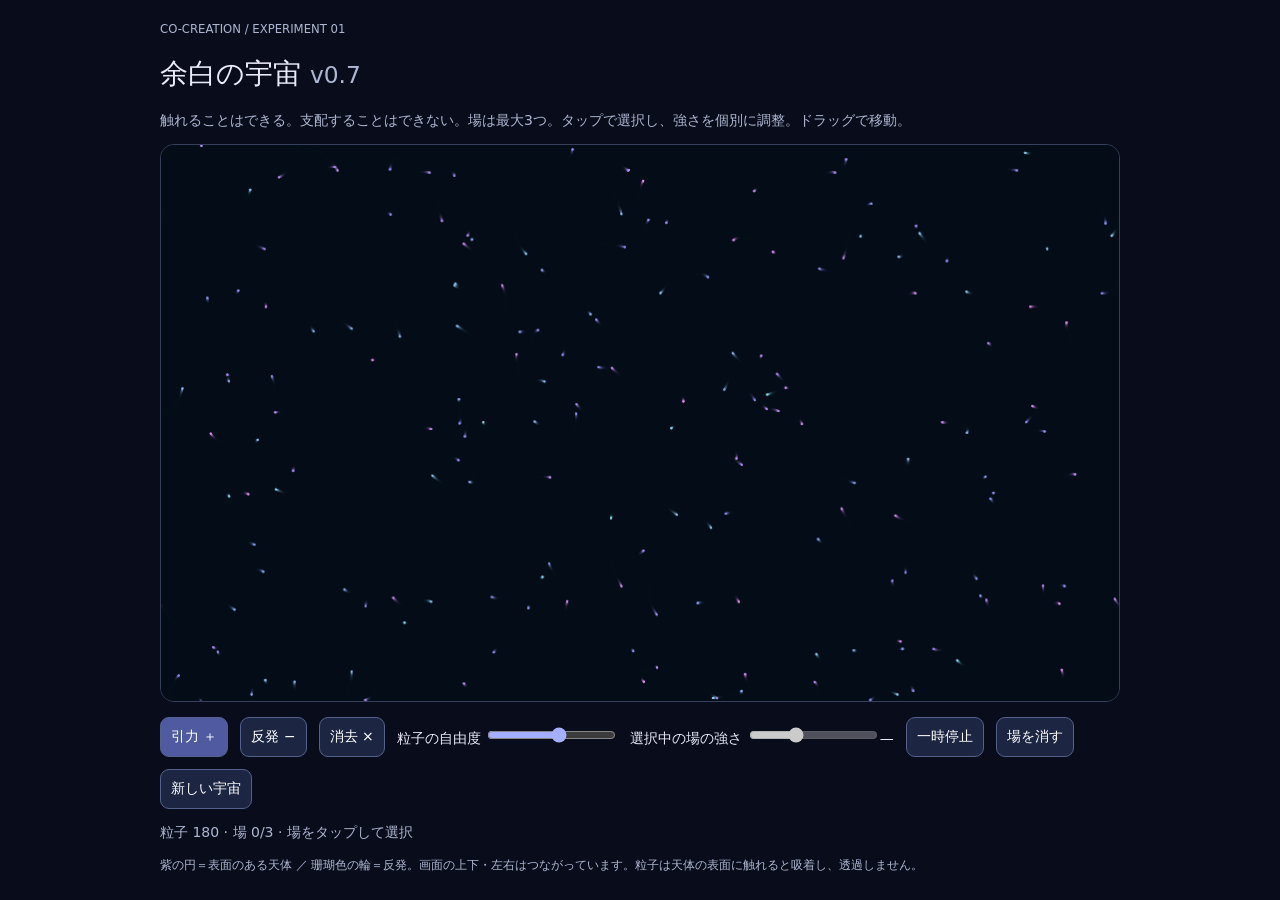
<file: index.html>
<!doctype html><html lang="ja"><meta charset="utf-8"><meta name="viewport" content="width=device-width,initial-scale=1"><title>余白の宇宙 v0.7</title><style>*{box-sizing:border-box}body{margin:0;background:#090d1b;color:#e9ebfc;font:14px system-ui,sans-serif}main{max-width:1000px;margin:auto;padding:20px}h1{font-weight:500}p{color:#aeb6d1}canvas{display:block;width:100%;height:min(62vh,600px);min-height:350px;background:#090d1b;border:1px solid #36405b;border-radius:14px;touch-action:none}section{display:flex;flex-wrap:wrap;gap:12px;align-items:center;margin:15px 0}button{background:#1c2643;border:1px solid #53618c;border-radius:9px;padding:10px;color:#fff;font:inherit}button.selected{background:#505aa1}input{accent-color:#a5afff}small{color:#aeb6d1}</style><main><small>CO-CREATION / EXPERIMENT 01</small><h1>余白の宇宙 <small>v0.7</small></h1><p>触れることはできる。支配することはできない。場は最大3つ。タップで選択し、強さを個別に調整。ドラッグで移動。</p><canvas id="world"></canvas><section><button id="attract" class="selected">引力 ＋</button><button id="repel">反発 −</button><button id="erase">消去 ×</button><label>粒子の自由度 <input id="freedom" type="range" min="0" max="100" value="56"></label><label>選択中の場の強さ <input id="strength" type="range" min="0" max="100" value="35" disabled><output id="powerValue">—</output></label><button id="pause">一時停止</button><button id="clear">場を消す</button><button id="restart">新しい宇宙</button></section><p id="status">粒子 180 · 場 0/3 · 場をタップして選択</p><small>紫の円＝表面のある天体 ／ 珊瑚色の輪＝反発。画面の上下・左右はつながっています。粒子は天体の表面に触れると吸着し、透過しません。</small></main><script>(()=>{'use strict';const c=document.getElementById('world'),ctx=c.getContext('2d');const $=x=>document.getElementById(x);let w,h,particles=[],fields=[],selected=-1,mode='attract',drag=-1,paused=false,last=0,step=0;const rand=(a,b)=>a+Math.random()*(b-a);function status(){const f=fields[selected];$('status').textContent='粒子 '+particles.length+' · 場 '+fields.length+'/3'+(f?' · 選択中：'+(selected+1)+'番 '+(f.type==='attract'?'引力':'反発'):' · 場をタップして選択');$('strength').disabled=!f;$('strength').value=f?Math.round(f.power*100):35;$('powerValue').textContent=f?Math.round(f.power*100)+'%':'—'}function reset(){particles=Array.from({length:180},()=>({x:rand(0,w),y:rand(0,h),vx:rand(-.7,.7),vy:rand(-.7,.7),phase:rand(0,6.28),hue:rand(190,295)}));fields=[];selected=-1;ctx.fillStyle='#090d1b';ctx.fillRect(0,0,w,h);status()}function resize(){const r=c.getBoundingClientRect(),d=Math.min(devicePixelRatio||1,2);w=r.width;h=r.height;c.width=Math.round(w*d);c.height=Math.round(h*d);ctx.setTransform(d,0,0,d,0,0);if(!particles.length)reset()}function point(e){const r=c.getBoundingClientRect();return{x:e.clientX-r.left,y:e.clientY-r.top}}function pick(p){return fields.findIndex(f=>Math.hypot(f.x-p.x,f.y-p.y)<27)}c.addEventListener('pointerdown',e=>{c.setPointerCapture(e.pointerId);const p=point(e),i=pick(p);if(mode==='erase'){if(i>=0){fields.splice(i,1);selected=-1}status();return}if(i>=0){drag=i;selected=i}else if(fields.length<3){fields.push({...p,type:mode,power:.35});drag=fields.length-1;selected=drag}else{selected=-1}status()});c.addEventListener('pointermove',e=>{if(drag>=0){Object.assign(fields[drag],point(e))}});c.addEventListener('pointerup',()=>drag=-1);c.addEventListener('pointercancel',()=>drag=-1);['attract','repel','erase'].forEach(id=>$(id).onclick=()=>{mode=id;['attract','repel','erase'].forEach(x=>$(x).classList.toggle('selected',x===id))});$('pause').onclick=()=>{paused=!paused;$('pause').textContent=paused?'再開':'一時停止'};$('strength').oninput=()=>{if(fields[selected]){fields[selected].power=+$('strength').value/100;status()}};$('clear').onclick=()=>{fields=[];selected=-1;status()};$('restart').onclick=reset;function draw(t){requestAnimationFrame(draw);const dt=Math.min((t-last)/16.67||1,2);last=t;if(paused)return;step+=dt;ctx.fillStyle='rgba(9,13,27,.105)';ctx.fillRect(0,0,w,h);const freedom=+$('freedom').value/100;for(const f of fields){ctx.beginPath();ctx.arc(f.x,f.y,25,0,Math.PI*2);ctx.strokeStyle=f.type==='attract'?'#9790ff':'#ff8f79';if(f.type==='attract'){ctx.fillStyle='rgba(151,144,255,.17)';ctx.fill()}ctx.lineWidth=fields.indexOf(f)===selected?3:1;ctx.stroke();ctx.lineWidth=1;ctx.beginPath();ctx.arc(f.x,f.y,4,0,Math.PI*2);ctx.fillStyle=ctx.strokeStyle;ctx.fill()}for(const p of particles){if(p.attached){if(fields.includes(p.attached)){const f=p.attached;p.x=((f.x+Math.cos(p.angle)*25)%w+w)%w;p.y=((f.y+Math.sin(p.angle)*25)%h+h)%h;ctx.beginPath();ctx.arc(p.x,p.y,1.05,0,Math.PI*2);ctx.fillStyle='hsla('+p.hue+',95%,78%,.8)';ctx.fill();continue}else{p.attached=null;p.vx=0;p.vy=0}}let ax=0,ay=0;for(const f of fields){let dx=f.x-p.x,dy=f.y-p.y;if(dx>w/2)dx-=w;else if(dx<-w/2)dx+=w;if(dy>h/2)dy-=h;else if(dy<-h/2)dy+=h;const d=Math.hypot(dx,dy)+.0001,inf=1/(1+(d/125)**2),rad=(f.type==='attract'?1:-1)*f.power*.13*inf*Math.min(1,d/16);ax+=dx/d*rad;ay+=dy/d*rad}const noise=(freedom*.012)*dt;p.vx+=(ax+Math.cos(p.phase+step*.012)*noise)*dt;p.vy+=(ay+Math.sin(p.phase*1.17+step*.01)*noise)*dt;const damp=Math.max(.88,1-(.028+(.6-freedom)*.006)*dt);p.vx*=damp;p.vy*=damp;const v=Math.hypot(p.vx,p.vy);if(v>2.4){p.vx*=2.4/v;p.vy*=2.4/v}const ox=p.x,oy=p.y,nx=ox+p.vx*dt,ny=oy+p.vy*dt;let hit=null,hitT=2,hitAngle=0;for(const f of fields){if(f.type!=='attract')continue;for(let ix=-1;ix<=1;ix++)for(let iy=-1;iy<=1;iy++){const fx=f.x+ix*w,fy=f.y+iy*h,dx=nx-ox,dy=ny-oy,rx=ox-fx,ry=oy-fy,a=dx*dx+dy*dy,b=2*(rx*dx+ry*dy),cc=rx*rx+ry*ry-625;let t=-1;if(cc<=0)t=0;else if(a>1e-12){const disc=b*b-4*a*cc;if(disc>=0){const root=(-b-Math.sqrt(disc))/(2*a);if(root>=0&&root<=1)t=root}}if(t>=0&&t<hitT){hit=f;hitT=t;hitAngle=Math.atan2(oy+dy*t-fy,ox+dx*t-fx)}}}if(hit){p.attached=hit;p.angle=hitAngle;p.x=hit.x+25*Math.cos(hitAngle);p.y=hit.y+25*Math.sin(hitAngle);p.vx=0;p.vy=0}else{p.x=nx;p.y=ny}p.x=((p.x%w)+w)%w;p.y=((p.y%h)+h)%h;ctx.beginPath();ctx.arc(p.x,p.y,1.05,0,Math.PI*2);ctx.fillStyle='hsla('+p.hue+',95%,78%,.8)';ctx.fill()}}window.addEventListener('resize',resize);resize();requestAnimationFrame(draw)})();</script></html>
</file>
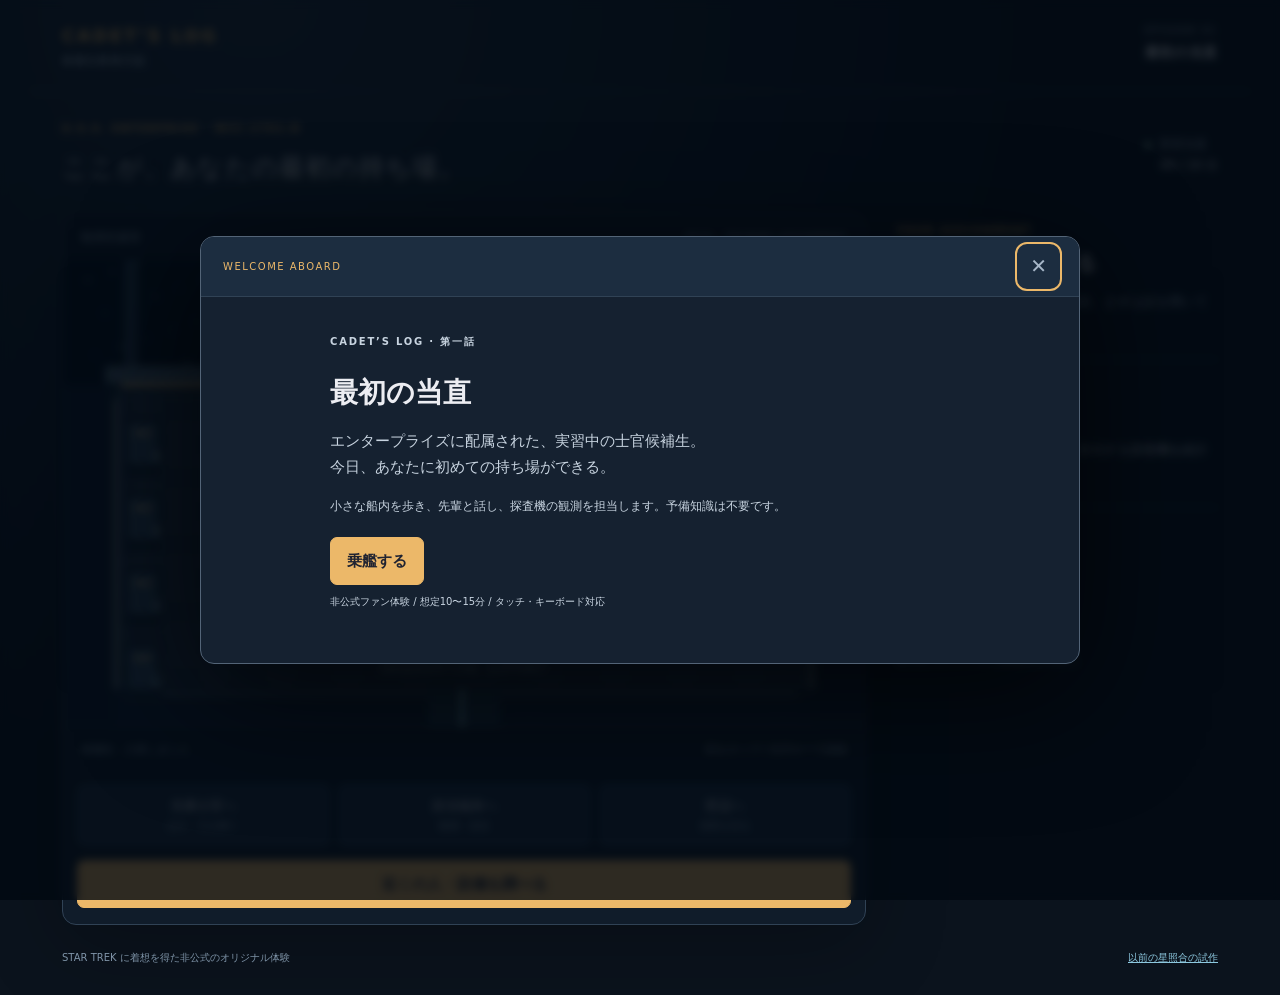
<file: experiments/cadet-watch/index.html>
<!doctype html><html lang="ja"><head><meta charset="utf-8"><meta name="viewport" content="width=device-width,initial-scale=1"><meta name="theme-color" content="#111b29"><title>最初の当直 — Cadet's Log</title><link rel="stylesheet" href="style.css"></head><body>
<header><a href="../cadet-watch/" class="brand">CADET’S LOG <span>候補生航海日誌</span></a><span class="chapter">EPISODE 01 <b>最初の当直</b></span></header>
<main><section class="heading"><div><p class="eyebrow">U.S.S. ENTERPRISE · NCC-1701-D</p><h1>ここが、あなたの最初の持ち場。</h1></div><div class="duty"><i></i>実習当直 <span id="clock">00 / 10 分</span></div></section>
<div class="layout"><section class="room-panel"><div class="room-top"><span>観測支援室</span><span>DECK · TRAINING ASSIGNMENT</span></div><canvas id="room" width="384" height="224" tabindex="0" aria-label="ドット絵の観測支援室。床をタップして移動。下の行き先ボタンでも移動できます。"></canvas><div class="room-bottom"><span id="location">候補生 · 入室しました</span><span>床をタップ / 矢印キーで移動</span></div><nav class="destinations" aria-label="行き先"><button data-go="mentor">先輩士官へ <small>話す・引き継ぐ</small></button><button data-go="console">担当端末へ <small>観測・送信</small></button><button data-go="window">窓辺へ <small>惑星を見る</small></button></nav><button id="interact" class="primary">近くの人・設備を調べる</button></section>
<aside><p class="eyebrow">YOUR ASSIGNMENT</p><h2 id="objective">先輩に着任を報告する</h2><p id="objectiveText">黄色の制服が指導担当のレン少尉。まずは話を聞いてみよう。</p><div class="crew"><div class="portrait gold">R</div><div><strong>レン少尉</strong><small>指導担当 / 運用部門</small></div></div><blockquote id="quote">「初日だね。こちらへどうぞ。担当する探査機を紹介するよ。」</blockquote><div class="journal"><p class="eyebrow">DUTY NOTES</p><div id="notes">まだ記録はありません。</div></div><button id="help" class="quiet">操作とこの体験について</button><button id="restart" class="quiet">最初からやり直す</button><p id="saveStatus" class="fine">進行はこのブラウザに自動保存されます。</p></aside></div>
<footer><span>STAR TREK に着想を得た非公式のオリジナル体験</span><a href="../star-tracker/index.html">以前の星照合の試作</a></footer></main>
<dialog id="dialog"><div class="dialog-top"><span id="dialogLabel">CREW CHANNEL</span><button id="close" aria-label="閉じる">✕</button></div><div id="dialogBody"></div></dialog>
<script src="engine.js"></script><script src="app.js"></script></body></html>
</file>
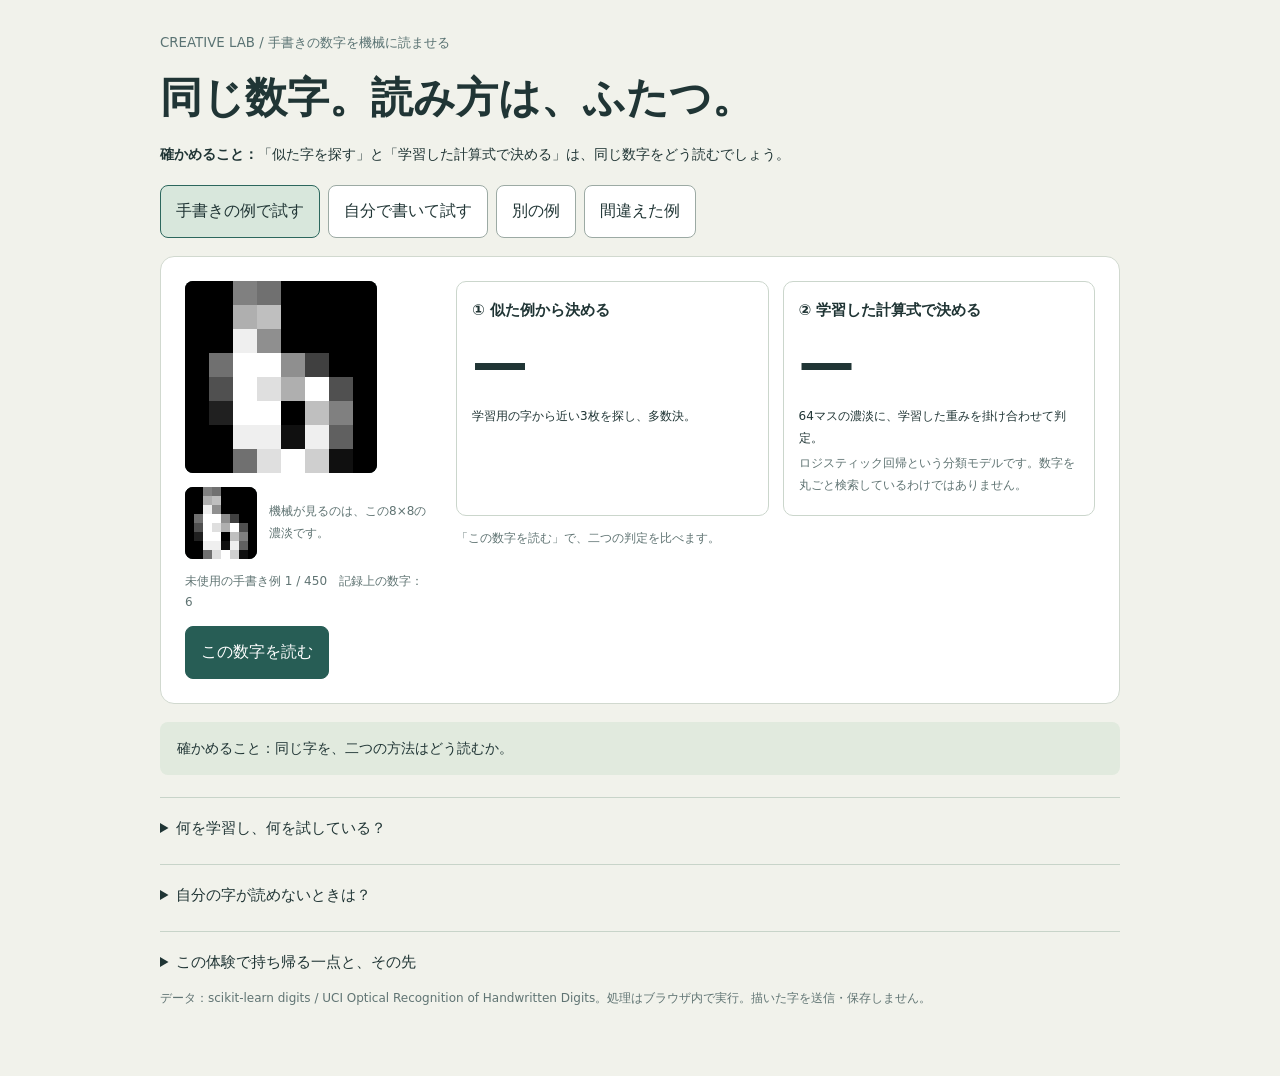
<file: experiments/digit-reader/index.html>
<!doctype html><html lang="ja"><head><meta charset="utf-8"><meta name="viewport" content="width=device-width,initial-scale=1"><title>手書き数字を読む — Creative Lab</title><style>
*{box-sizing:border-box}body{margin:0;background:#f1f2eb;color:#203535;font-family:system-ui,-apple-system,sans-serif;line-height:1.8}main{max-width:1000px;margin:auto;padding:28px 20px 55px}small{color:#5a7373}h1{font-size:clamp(28px,5vw,42px);line-height:1.4;margin:12px 0}p{font-size:14px}button{font:inherit;border:1px solid #9caaa4;border-radius:8px;background:#fff;color:#203535;padding:11px 15px;min-height:44px;cursor:pointer}button:disabled{opacity:.5;cursor:default}.primary{background:#275d55;color:white;border-color:#275d55}button[aria-pressed=true]{background:#d8e7dc;border-color:#2c675d}.toolbar{display:flex;gap:8px;flex-wrap:wrap;margin:18px 0}.work{display:grid;grid-template-columns:245px 1fr;gap:26px;padding:24px;background:white;border:1px solid #d1d9cf;border-radius:14px}.input-area{max-width:245px}canvas{background:#102425;image-rendering:pixelated;border-radius:8px}#input{width:192px;height:192px;max-width:100%;touch-action:none;display:block}#pixels{width:72px;height:72px}.pixels-row{display:flex;align-items:center;gap:12px;margin-top:14px;font-size:12px;color:#607473}.cards{display:grid;grid-template-columns:1fr 1fr;gap:14px}.card{padding:15px;border:1px solid #cbd6cc;border-radius:10px;min-width:0}.card h2{font-size:15px;margin:0}.number{font-size:56px;line-height:1.4;font-weight:550;min-height:78px}.card p{font-size:12px;margin:4px 0}.neighbors{display:flex;gap:7px;flex-wrap:wrap;margin-top:12px}.neighbor{font-size:11px;text-align:center}.neighbor canvas{width:48px;height:48px;display:block}.status{background:#e1eade;padding:14px 17px;margin:18px 0;border-radius:8px;font-size:14px}.note{color:#607473;font-size:12px}details{border-top:1px solid #c8d4c9;padding-top:17px;margin-top:22px}summary{cursor:pointer;font-size:15px}details p{font-size:13px}h3{font-size:15px;margin-bottom:5px}a{color:#225b54}:focus-visible{outline:3px solid #b8873d;outline-offset:3px}.own[hidden]{display:none}@media(max-width:650px){main{padding:20px 14px}.work{grid-template-columns:1fr;padding:16px;gap:16px}.input-area{max-width:100%;display:flex;gap:16px;flex-wrap:wrap;align-items:center}.pixels-row{max-width:145px}.cards{gap:9px}.card{padding:11px}.card h2{font-size:13px}.number{font-size:46px}.toolbar button{font-size:13px;padding:10px}}
</style></head><body><main><small>CREATIVE LAB / 手書きの数字を機械に読ませる</small><h1>同じ数字。読み方は、ふたつ。</h1><p><b>確かめること：</b>「似た字を探す」と「学習した計算式で決める」は、同じ数字をどう読むでしょう。</p><div class="toolbar"><button id="example" aria-pressed="true" disabled>手書きの例で試す</button><button id="draw" aria-pressed="false" disabled>自分で書いて試す</button><button id="next" disabled>別の例</button><button id="mistake" disabled>間違えた例</button><button id="clear" class="own" hidden>消す</button></div><section class="work"><div class="input-area"><canvas id="input" width="192" height="192" aria-label="入力する手書き数字。自分で書くモードでは指やマウスで描けます。"></canvas><div><div class="pixels-row"><canvas id="pixels" width="8" height="8" aria-label="モデルへ渡す8×8の濃淡画像"></canvas><span>機械が見るのは、この8×8の濃淡です。</span></div><p id="label" class="note"></p><button id="read" class="primary" disabled>この数字を読む</button></div></div><div><div class="cards"><article class="card"><h2>① 似た例から決める</h2><div id="knn" class="number">—</div><p>学習用の字から近い3枚を探し、多数決。</p><div id="neighbors" class="neighbors"></div></article><article class="card"><h2>② 学習した計算式で決める</h2><div id="linear" class="number">—</div><p>64マスの濃淡に、学習した重みを掛け合わせて判定。</p><p class="note">ロジスティック回帰という分類モデルです。数字を丸ごと検索しているわけではありません。</p></article></div><p id="verdict" class="note" aria-live="polite">読み込み中…</p></div></section><div id="takeaway" class="status">まず「この数字を読む」。その後「間違えた例」を試すと、二つの方法の違いを確認できます。</div><details><summary>何を学習し、何を試している？</summary><p id="data-info"></p><p>①は、正解の付いた例を保存し、新しい字に似た例を使うk近傍法（k=3）。仕組みを画像で追えますが、保存する例が増えると比較の量も増えます。線の位置や太さが変わると、濃淡の距離が変わります。</p><p>②は、学習例から各マスの重みを調整したロジスティック回帰。予測時に全例を検索せず計算できます。一方、このモデルが表せる判断の境界には制約があります。「複雑なモデルほど正解」と順位は決めていません。</p><p>「間違えた例」はテストのうち少なくとも一方が誤った例を、元の順番で表示します。難しい例を選んで見る機能なので、全体の正解率とは区別してください。</p></details><details><summary>自分の字が読めないときは？</summary><p>学習例は、あらかじめ整形された手書き数字です。指で書いた線は同じ処理で作られていません。自分の字が読めなくても、全体の正解率が嘘という意味ではありません。「何で評価したか」と「実際に使う入力」が違う問題です。</p><p>この版では描画を8×8へ平均して縮小するだけ。自動の位置合わせや切り出しはしていません。中央に大きめに0〜9を一文字書いてください。自分の字は正解ラベル未登録のため、正誤の自動判定をしません。空白や文字にも数字を返し得るので、汎用OCRとしては使えません。</p></details><details><summary>この体験で持ち帰る一点と、その先</summary><p><b>同じ学習例でも、判断の仕方が違えば間違え方が変わる。正解率だけでなく、自分が使う入力で確かめる必要がある。</b></p><p>今回は、①の似た3枚を見て判断を追い、②との結果を比べます。ここから「似ているとは何か」「線の位置を揃えるべきか」「例を増やすか、モデルを変えるか」という設計判断へ進めます。次の改良は結果を見て一つずつ比較します。</p><p>画像の分類はPhysical AIの知覚につながる入口ですが、この道具は位置認識やロボット制御は行いません。</p></details><p class="note">データ：scikit-learn digits / UCI Optical Recognition of Handwritten Digits。処理はブラウザ内で実行。描いた字を送信・保存しません。</p></main><script src="engine.js"></script><script src="app.js"></script></body></html>
</file>
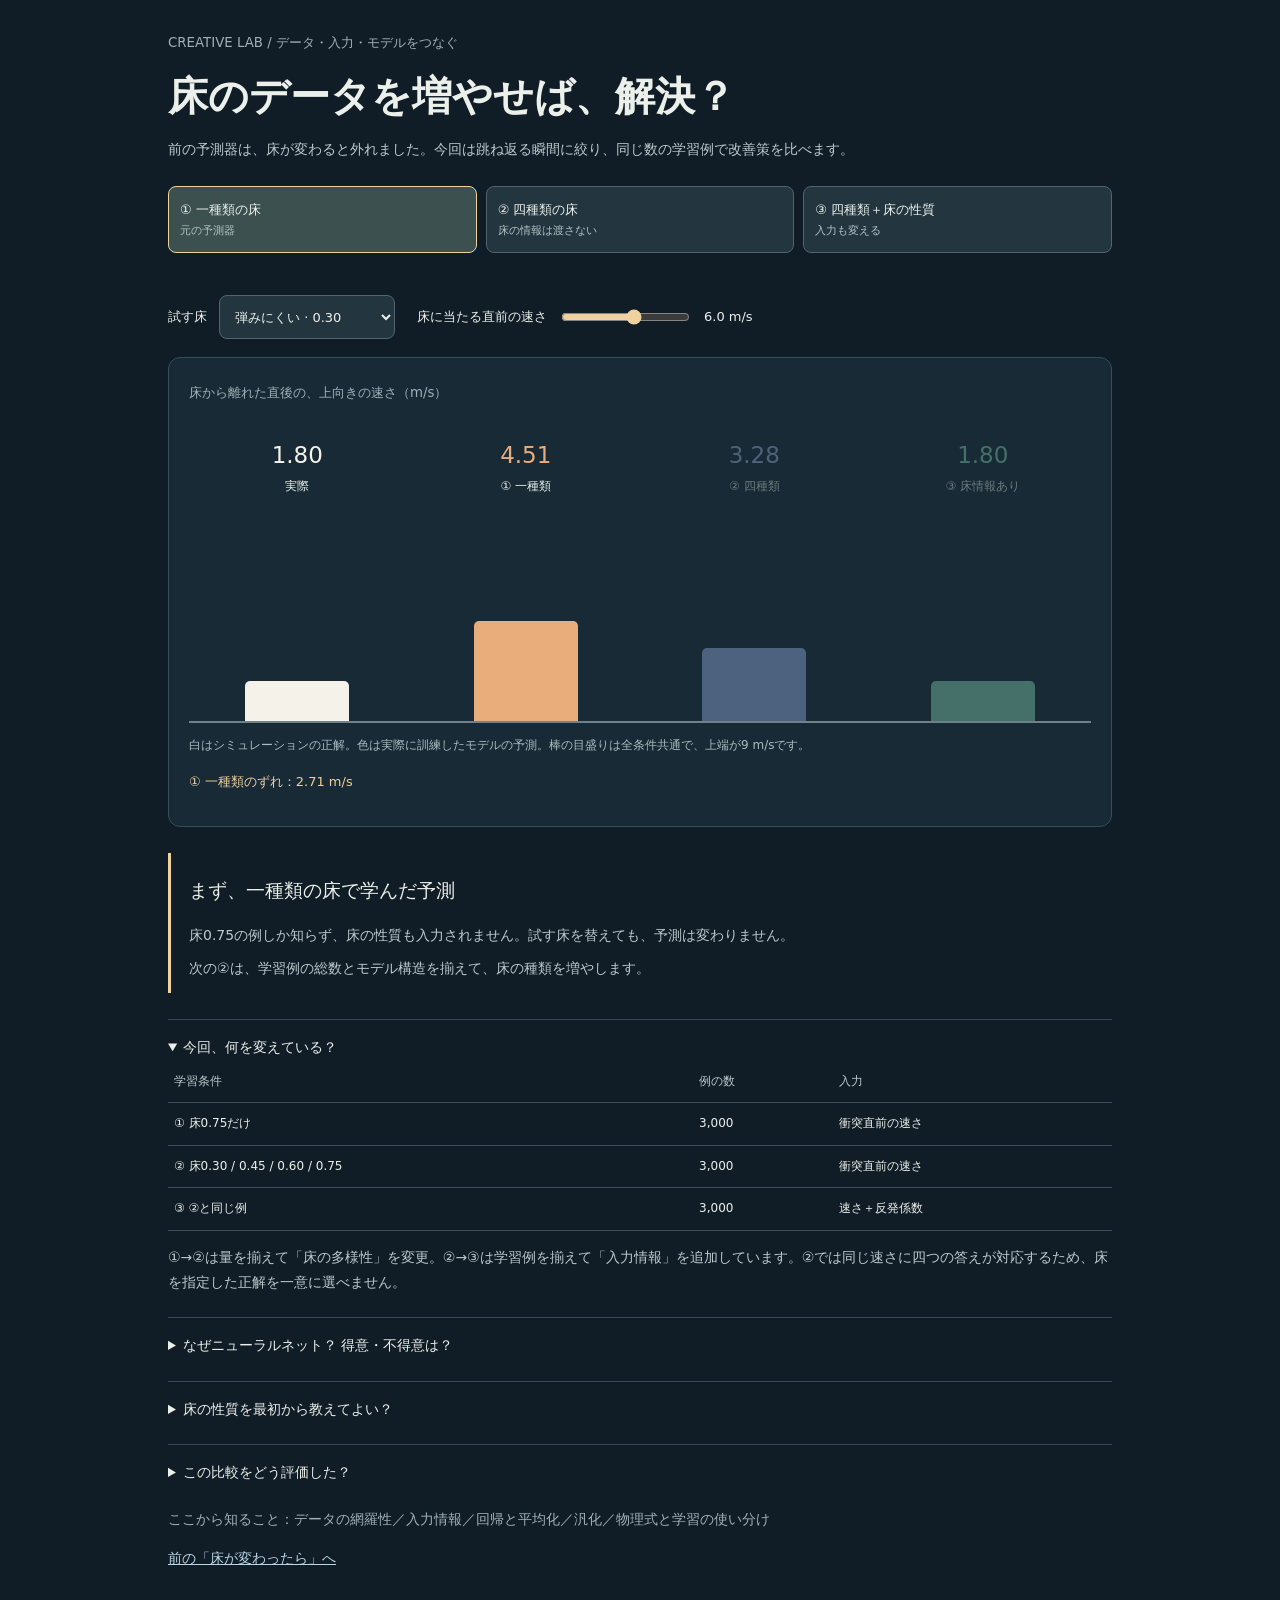
<file: experiments/floor-information/index.html>
<!doctype html><html lang="ja"><head><meta charset="utf-8"><meta name="viewport" content="width=device-width,initial-scale=1"><title>床のデータを増やせば、解決？ — Creative Lab</title><style>
*{box-sizing:border-box}body{margin:0;background:#101c26;color:#ecf0eb;font-family:system-ui,-apple-system,sans-serif;line-height:1.8}main{max-width:980px;margin:auto;padding:28px 18px 55px}small,.muted{color:#9eb1b7}h1{font-size:clamp(26px,5vw,40px);line-height:1.35;margin:12px 0}h2{font-size:19px;font-weight:550}p{font-size:14px;color:#bbcacd}button,select{font:inherit;color:inherit;background:#233640;border:1px solid #52656e;border-radius:8px;padding:11px;min-height:44px;cursor:pointer}button[aria-pressed=true]{background:#3c514f;border-color:#f0d29c}button:disabled,select:disabled{opacity:.5}.steps{display:grid;grid-template-columns:repeat(3,1fr);gap:9px;margin:24px 0}.steps button{text-align:left;font-size:13px}.steps span{display:block;font-size:11px;color:#b3c2c5}.settings{display:flex;gap:22px;flex-wrap:wrap;padding:18px 0}.settings label{font-size:13px;display:flex;align-items:center;gap:12px;flex-wrap:wrap}input{accent-color:#efd19e;max-width:160px;min-height:32px}.panel{background:#172a35;border:1px solid #344e5a;border-radius:12px;padding:20px}.bars{display:grid;grid-template-columns:repeat(4,1fr);gap:12px;border-bottom:2px solid #70818a;padding-top:28px}.col{text-align:center;min-width:0}.shaft{height:200px;display:flex;align-items:flex-end;justify-content:center;position:relative}.bar{width:48%;min-height:2px;background:var(--color);border-radius:5px 5px 0 0;transition:height .18s}.value{display:block;font-size:clamp(15px,3vw,23px);color:var(--color);font-variant-numeric:tabular-nums}.name{font-size:12px;min-height:45px}.col[data-focus=false]{opacity:.4}.note{font-size:12px;color:#a9bcc0;margin:12px 0 0}.explanation{border-left:3px solid #f0d29c;padding:4px 18px;margin:26px 0}.explanation p{margin:8px 0}table{border-collapse:collapse;width:100%;font-size:12px}td,th{text-align:left;border-bottom:1px solid #3b505c;padding:10px 6px}th{font-weight:500;color:#bbcacd}details{margin:22px 0;border-top:1px solid #334a57;padding-top:15px}summary{cursor:pointer;font-size:14px}a{color:#b8d6e8}:focus-visible{outline:3px solid #efd19e;outline-offset:3px}.status{color:#efd19e;font-size:13px}@media(max-width:550px){main{padding:20px 13px}.panel{padding:12px}.steps{gap:6px}.steps button{padding:9px 7px;font-size:12px}.shaft{height:170px}.bars{gap:5px}.name{font-size:11px}.settings{gap:12px}}
</style></head><body><main><small>CREATIVE LAB / データ・入力・モデルをつなぐ</small><h1>床のデータを増やせば、解決？</h1><p>前の予測器は、床が変わると外れました。今回は跳ね返る瞬間に絞り、同じ数の学習例で改善策を比べます。</p><div class="steps" aria-label="比較の順番"><button data-step="single" aria-pressed="true" disabled>① 一種類の床<span>元の予測器</span></button><button data-step="mixed" aria-pressed="false" disabled>② 四種類の床<span>床の情報は渡さない</span></button><button data-step="informed" aria-pressed="false" disabled>③ 四種類＋床の性質<span>入力も変える</span></button></div><div class="settings"><label>試す床<select id="floor" disabled><option value="0.3">弾みにくい · 0.30</option><option value="0.45">中くらい · 0.45</option><option value="0.6">弾む · 0.60</option><option value="0.75">よく弾む · 0.75</option><option value="0.525">未学習 · 範囲内 0.525</option><option value="0.9">未学習 · 範囲外 0.90</option></select></label><label for="speed">床に当たる直前の速さ<input id="speed" type="range" min="2" max="9" step="0.1" value="6" disabled><output id="speed-value">6.0 m/s</output></label></div><section class="panel"><small>床から離れた直後の、上向きの速さ（m/s）</small><div class="bars" id="bars"></div><p class="note">白はシミュレーションの正解。色は実際に訓練したモデルの予測。棒の目盛りは全条件共通で、上端が9 m/sです。</p><p id="error" class="status" aria-live="polite">モデルを読み込んでいます。</p></section><section class="explanation"><h2 id="heading">まず、一種類の床で学んだ予測</h2><p id="explain">読み込み後、②→③と切り替えてください。回答や感想は不要です。</p><p id="meaning"></p></section><details open><summary>今回、何を変えている？</summary><table><thead><tr><th>学習条件</th><th>例の数</th><th>入力</th></tr></thead><tbody><tr><td>① 床0.75だけ</td><td>3,000</td><td>衝突直前の速さ</td></tr><tr><td>② 床0.30 / 0.45 / 0.60 / 0.75</td><td>3,000</td><td>衝突直前の速さ</td></tr><tr><td>③ ②と同じ例</td><td>3,000</td><td>速さ＋反発係数</td></tr></tbody></table><p>①→②は量を揃えて「床の多様性」を変更。②→③は学習例を揃えて「入力情報」を追加しています。②では同じ速さに四つの答えが対応するため、床を指定した正解を一意に選べません。</p></details><details><summary>なぜニューラルネット？ 得意・不得意は？</summary><p>今回は前の体験と同じ系統の小さなNN（隠れ層16×16、tanh）で方式を揃え、データと入力の効果を調べます。高さを反復予測する難しさを除くため、衝突直後の速さだけを予測する別の小課題にしました。前作のNNをそのまま使ったものではありません。</p><p>NNは数値の関係を例から近似できますが、データ・学習設定に左右され、理由を読み取りにくく、未学習の範囲で正しくなる保証もありません。③が改善しても、NNが最善だという証拠にはなりません。</p><p>この簡略世界の式は「跳ね返る速さ＝反発係数×衝突前の速さ」です。両方が既知なら、この式を使うだけで十分です。白はその基準。MLを使う目的を次に問い直し、未知の係数を観測から推定する方法や、回帰モデルの選択につなげます。</p></details><details><summary>床の性質を最初から教えてよい？</summary><p>③は反発係数が既知という条件です。見ただけで床を理解したわけではありません。未知の床では、接触前後の観測から推定するなど情報を得る手段が必要です。現実の材質と反発係数は同義ではありません。今回は変形・接触時間・回転・空気抵抗を省略した合成データです。</p><p>入力をどう表すかが、異なる経験を共通に扱う入口になります。ただし、これだけで機体間の転移や汎用世界モデルを実現したとは言えません。</p></details><details><summary>この比較をどう評価した？</summary><p id="evaluation"></p><p>同じ速さの四床の組を同じ分割に保持。訓練用3,000例、別の速さの検証用600例、独立seedのテスト2,000例です。モデル構造は事前に固定し、テストで調整していません。検証用は記録のみで選択には使っていません。未学習の範囲内・範囲外の床も別集計しています。単一床のモデルにも、全モデル共通の四床のテストを使います。</p></details><p class="muted">ここから知ること：データの網羅性／入力情報／回帰と平均化／汎化／物理式と学習の使い分け</p><p><a href="../floor-transfer/index.html">前の「床が変わったら」へ</a></p></main><script src="engine.js"></script><script src="app.js"></script></body></html>
</file>
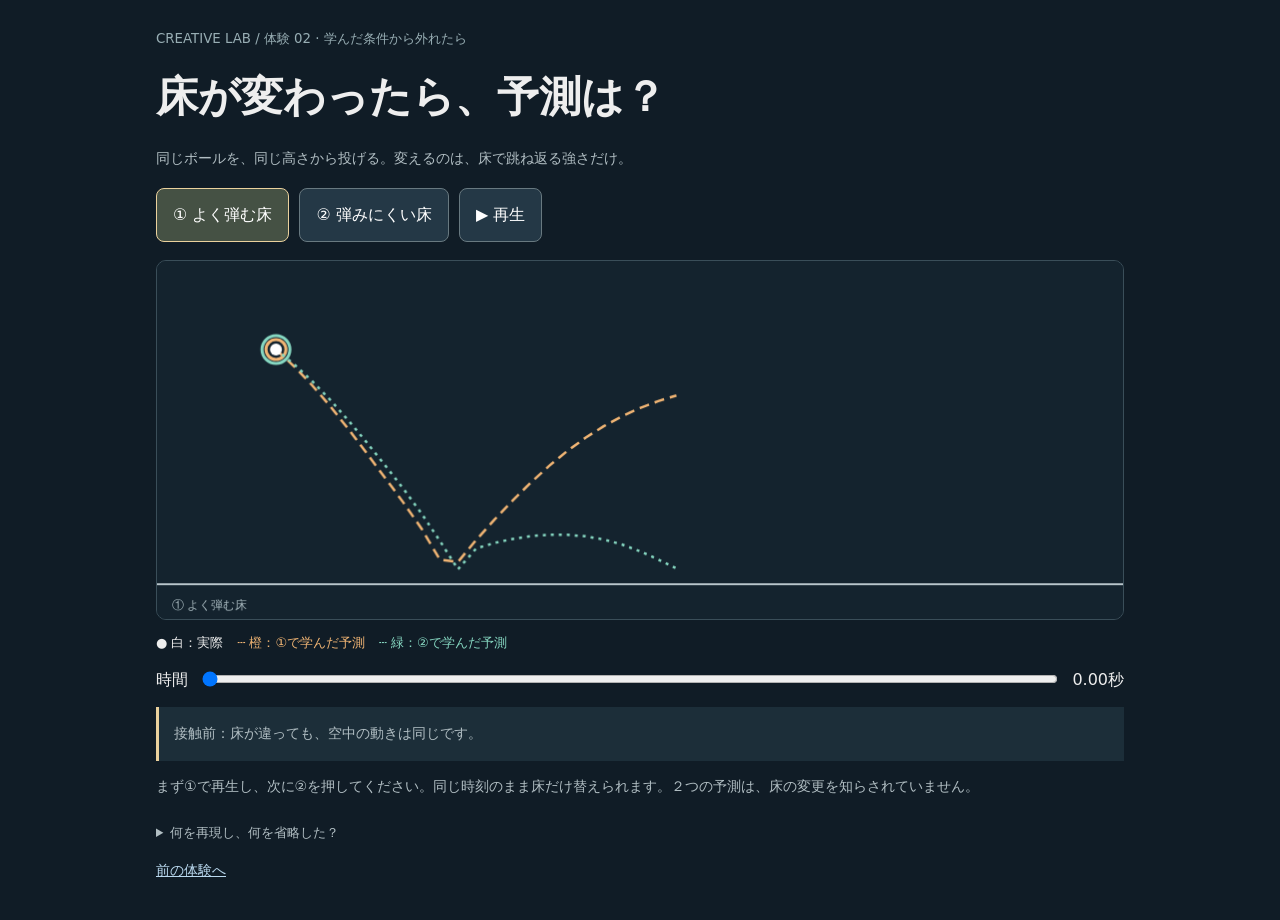
<file: experiments/floor-transfer/index.html>
<!doctype html><html lang="ja"><meta charset="utf-8"><meta name="viewport" content="width=device-width,initial-scale=1"><title>床が変わったら — Creative Lab</title><style>
*{box-sizing:border-box}body{margin:0;background:#101c26;color:#eee;line-height:1.7;font-family:system-ui,sans-serif}main{max-width:1000px;margin:auto;padding:24px 16px}h1{font-size:clamp(27px,5vw,42px);margin:10px 0}p{color:#b1bec3;font-size:14px}button{padding:12px 16px;border:1px solid #687980;border-radius:8px;background:#243846;color:white;font:inherit;cursor:pointer;min-height:44px}button[aria-pressed=true]{border-color:#ead19d;background:#455144}button:disabled{opacity:.4}.controls{display:flex;gap:10px;flex-wrap:wrap;margin:18px 0}canvas{width:100%;height:360px;display:block;background:#14232e;border:1px solid #3a4e59;border-radius:10px}.legend{display:flex;gap:14px;flex-wrap:wrap;font-size:13px;margin:12px 0}.old{color:#f1b574}.new{color:#86d7c1}.time{display:flex;gap:12px;align-items:center}.time input{flex:1;min-width:30px}#result{background:#1c2e39;padding:15px;border-left:3px solid #ead19d;font-size:14px}details{margin-top:24px;color:#b1bec3;font-size:13px}summary{cursor:pointer}a{color:#bad9ef}:focus-visible{outline:3px solid #ead19d}small{color:#98aeb4}@media(max-width:500px){canvas{height:330px}}
</style><main><small>CREATIVE LAB / 体験 02 · 学んだ条件から外れたら</small><h1>床が変わったら、予測は？</h1><p>同じボールを、同じ高さから投げる。変えるのは、床で跳ね返る強さだけ。</p><div class="controls"><button id="hard" aria-pressed="true" disabled>① よく弾む床</button><button id="soft" aria-pressed="false" disabled>② 弾みにくい床</button><button id="play" disabled>読み込み中…</button></div><canvas id="scene" role="img" aria-label="白は実際のボール。橙の点線は元の床で学んだ予測、緑の点線は変更後の床で学んだ予測。時間スライダーで比較できます。"></canvas><div class="legend"><span>● 白：実際</span><span class="old">┄ 橙：①で学んだ予測</span><span class="new">┄ 緑：②で学んだ予測</span></div><div class="time"><label for="time">時間</label><input id="time" type="range" min="0" max="1.1" step="0.01" value="0" disabled><output id="clock">0.00秒</output></div><p id="result" aria-live="polite">学習済みモデルを読み込んでいます。</p><p>まず①で再生し、次に②を押してください。同じ時刻のまま床だけ替えられます。２つの予測は、床の変更を知らされていません。</p><details><summary>何を再現し、何を省略した？</summary><p>重力・ボール・初期位置と速度は固定。床の違いは反発係数（①0.75、②0.30）だけで表しています。実際の材質を計測した値ではありません。柔らかい床の変形や接触時間、空気抵抗・回転・摩擦は省略しています。「柔らかい床を完全に再現」したものではありません。</p><p>白いボールは50ミリ秒刻みの簡略シミュレーション。床を越えた位置を折り返す近似です。橙と緑はそれぞれの床で生成した24,000組の高さ・上下速度から実際に訓練した別のニューラルネット。位置と速度を直接渡し、映像認識はしません。横の移動は共通の一定速度です。操作時に再学習はしていません。</p><p>学習用候補の15%を内部検証に使用。別seedの6,000組で評価。緑の１ステップ先の高さの平均絶対誤差は約1.3cmです。これは画面の1.1秒の軌跡誤差とは別の評価です。橙は学習回数上限に達したモデルです。</p><p>ここからつながる学問は「モデル化」「接触力学の入口」「学習データの分布と汎化」「予測誤差の評価」。床を入力に持たない予測器は、同じ位置と速度でも床によって次の動きが変わることを区別できません。現実での性能を実証したものではありません。</p></details><p><a href="../motion-prediction/index.html">前の体験へ</a></p></main><script src="engine.js"></script><script src="app.js"></script></html>
</file>
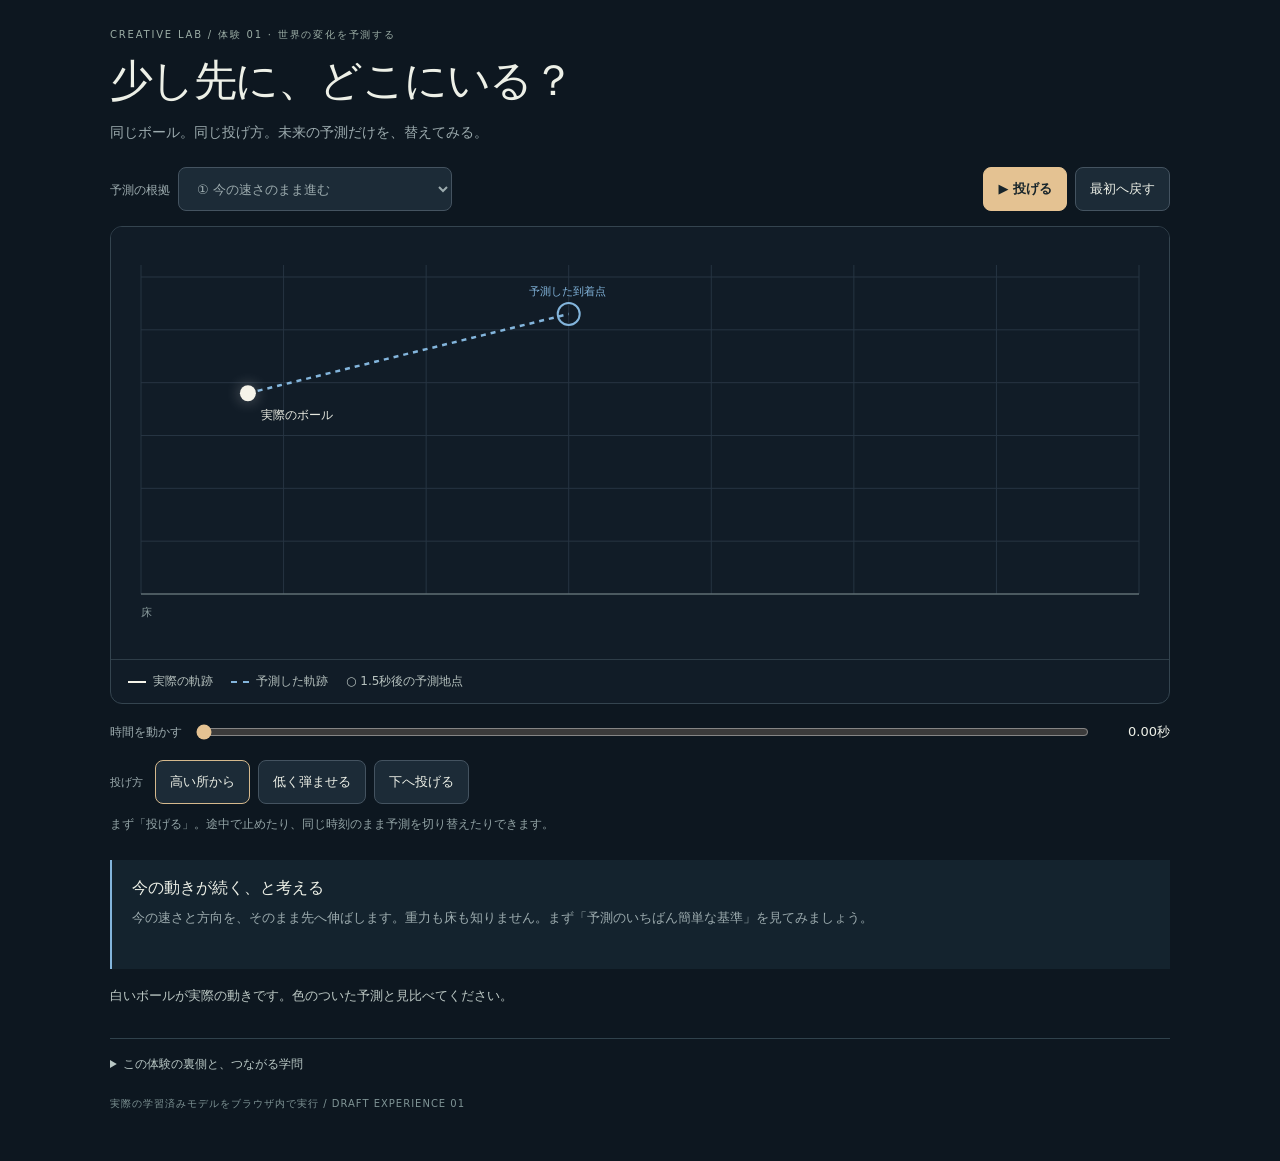
<file: experiments/motion-prediction/index.html>
<!doctype html><html lang="ja"><head><meta charset="utf-8"><meta name="viewport" content="width=device-width,initial-scale=1"><meta name="theme-color" content="#111c27"><meta name="description" content="同じボールの未来を、直進・物理式・学習済みニューラルネットで見比べる体験。"><title>動きを予測する実験室 — Creative Lab</title>
<style>
:root{font-family:system-ui,-apple-system,sans-serif;color-scheme:dark;background:#0d1720;color:#edf0e7;--muted:#9cabae;--accent:#f1b574}*{box-sizing:border-box}body{margin:0}main{max-width:1100px;margin:auto;padding:28px 20px 50px}.eyebrow{color:#9bada5;font-size:10px;letter-spacing:.18em}h1{font-size:clamp(25px,5vw,43px);font-weight:550;letter-spacing:-.035em;margin:10px 0}p{color:var(--muted);line-height:1.8;font-size:14px}.intro{margin:0 0 22px}.toolbar{display:flex;justify-content:space-between;align-items:center;gap:12px;flex-wrap:wrap;margin:20px 0 15px}label{font-size:12px;color:var(--muted)}select,button{font:inherit;color:inherit;border:1px solid #445360;background:#1c2b37;border-radius:8px;padding:11px 14px;font-size:13px;min-height:44px}button{cursor:pointer}button:hover{background:#2a3c49}button:disabled{opacity:.45;cursor:default}:focus-visible{outline:3px solid #efcf9c;outline-offset:3px}select{margin-left:8px;max-width:100%}.primary{background:#e4c292;color:#17242a;border-color:#e4c292;font-weight:600}.primary:hover{background:#f2d7b2}.actions{display:flex;gap:8px}.stage{border:1px solid #34444f;border-radius:12px;overflow:hidden;background:#111c27}canvas{width:100%;height:clamp(310px,48vh,520px);display:block;touch-action:pan-y;cursor:crosshair}.legend{display:flex;gap:18px;padding:13px 17px;border-top:1px solid #2e3d48;font-size:12px;flex-wrap:wrap;color:#b6c1be}.key{display:inline-block;width:18px;margin-right:7px;vertical-align:middle;border-top:2px solid #f5f3e9}.key.predicted{border-top:2px dashed var(--accent)}.time{display:flex;gap:12px;align-items:center;margin:18px 0}.time label{white-space:nowrap}.time input{flex:1;accent-color:#e4c292;min-width:40px}.time output{font-size:13px;min-width:67px;text-align:right;font-variant-numeric:tabular-nums}.presets{display:flex;gap:8px;align-items:center;flex-wrap:wrap}.presets span{font-size:11px;color:var(--muted);margin-right:4px}.presets button[aria-pressed=true]{border-color:#d5b98d}.caption{font-size:12px;margin:10px 0 0;color:#92a3a5}.explain{margin:24px 0 18px;padding:18px 20px;border-left:2px solid var(--accent);background:#14232e}.explain h2{font-size:16px;font-weight:550;margin:0 0 7px}.explain p{margin:0;font-size:13px;min-height:45px}.result{font-size:13px;color:#bcc8c4;min-height:25px}.result strong{font-size:24px;color:var(--accent);margin:0 7px;font-weight:500}.scores{display:grid;grid-template-columns:repeat(3,1fr);gap:12px;margin-top:12px}.scores[hidden]{display:none}.score{border-top:1px solid #344651;padding:12px 0;font-size:12px;color:var(--muted)}.score b{display:block;color:#edf0e7;font-size:20px;margin-top:8px;font-weight:500}details{border-top:1px solid #30424c;margin-top:26px;padding-top:17px;font-size:12px;color:var(--muted)}summary{cursor:pointer;color:#b8c7c4}details p{font-size:12px}details h3{font-size:13px;color:#c7d4cc;margin:22px 0 7px}footer{font-size:10px;letter-spacing:.1em;color:#7f9495;margin-top:24px}.warning{color:#e3ba8c}@media(max-width:600px){main{padding:21px 13px 35px}.toolbar{display:block}.toolbar label{display:block}select{margin:8px 0 12px;width:100%}.actions{justify-content:space-between}.actions button{flex:1}canvas{height:340px}.presets button{padding:10px;font-size:12px}.explain{padding:16px}.scores{gap:9px}.score{font-size:11px}.score b{font-size:17px}}
</style></head><body><main>
<div class="eyebrow">CREATIVE LAB / 体験 01 · 世界の変化を予測する</div><h1>少し先に、どこにいる？</h1><p class="intro">同じボール。同じ投げ方。未来の予測だけを、替えてみる。</p>
<div class="toolbar"><label for="model">予測の根拠<select id="model"><option value="straight">① 今の速さのまま進む</option><option value="physics">② 物理式を知っている</option><option value="learned">③ データから学んだニューラルネット</option></select></label><div class="actions"><button id="play" class="primary" disabled>読み込み中…</button><button id="restart" disabled>最初へ戻す</button></div></div>
<div class="stage"><canvas id="scene" role="img" aria-label="ボールの実際の動きと予測。白が実際、色つきの点線が予測。下の時間スライダーでも動きを確認できます。"></canvas><div class="legend"><span><i class="key"></i>実際の軌跡</span><span><i class="key predicted"></i>予測した軌跡</span><span>○ 1.5秒後の予測地点</span></div></div>
<div class="time"><label for="time">時間を動かす</label><input type="range" id="time" min="0" max="1.5" step="0.01" value="0" disabled><output id="clock" for="time">0.00秒</output></div>
<div class="presets" role="group" aria-label="投げ方"><span>投げ方</span><button data-case="arc" aria-pressed="true" disabled>高い所から</button><button data-case="low" aria-pressed="false" disabled>低く弾ませる</button><button data-case="down" aria-pressed="false" disabled>下へ投げる</button></div><p class="caption">まず「投げる」。途中で止めたり、同じ時刻のまま予測を切り替えたりできます。</p>
<section class="explain"><h2 id="reason-title">今の動きが続く、と考える</h2><p id="reason"></p></section>
<div id="result" class="result" aria-live="polite">予測モデルを読み込んでいます。</div><div class="scores" id="scores" hidden></div>
<details><summary>この体験の裏側と、つながる学問</summary><h3>① 状態とモデル化</h3><p>ボールの今の位置と速度から、50ミリ秒先を計算し、それを繰り返しています。「状態から次の状態を予測する」ことが入口です。初版はシミュレーターの正確な座標・速度を直接渡しています。画像認識はまだ行っていません。</p><h3>② 物理式と、データからの学習</h3><p>物理式の予測器は、ボールを動かすシミュレーターと同じ重力・床での反射ルールを知っています。だから、この世界ではずれが0になります。現実の物理を完全に予測できるという意味ではありません。</p><p>ニューラルネットは、こちらで生成した「高さ・上下速度→次の高さ・上下速度」の組を学習しました。2層の隠れ層（各48ユニット）を持つ小さなモデルです。重力や反射の式を実行時に使っているのではなく、学習済みの重みで上下の動きを予測します。横方向は全方式共通で一定速度です。ニューラルネットが世界全体を学んだわけではありません。</p><h3>③ 誤差と検証</h3><p>ここで表示するずれは、1.5秒先の予測位置とシミュレーターの位置との距離です。途中の誤差や速度の正しさを含む総合点ではありません。独立に生成したデータでの50ミリ秒先の評価は、ここでの1.5秒のずれとは別です。</p><p id="training"></p><p>床での反射は、50ミリ秒の刻みで床を越えた位置を折り返す近似です。空気抵抗や回転はありません。予測の強さ・弱さは、この設定の範囲で見てください。</p><h3>この先の地図</h3><p>位置が正確に見えなかったら？ 初めて見る動きなら？ ―― 次に、観測・データ・汎化・状態推定へつながります。今回は「何を根拠に予測するか」を体験する回です。</p></details>
<footer>実際の学習済みモデルをブラウザ内で実行 / DRAFT EXPERIENCE 01</footer>
</main><script src="engine.js"></script><script>
const $=id=>document.getElementById(id),canvas=$('scene'),ctx=canvas.getContext('2d');
const cases={arc:{x:1.5,y:3.8,vx:3,vy:1},low:{x:1.5,y:1,vx:4,vy:4},down:{x:1.5,y:4,vx:2,vy:-5}};
const explanations={straight:['今の動きが続く、と考える','今の速さと方向を、そのまま先へ伸ばします。重力も床も知りません。まず「予測のいちばん簡単な基準」を見てみましょう。','#83b5dc'],physics:['この世界のルールを知っている','重力と床での跳ね返りを式で計算します。ボールを動かす側と同じルールを持つため、この世界では実際の軌跡と重なります。','#8dd8af'],learned:['経験したデータから、次を推測する','高さと上下の速度の例から、次の動きを学習したニューラルネットです。先の予測を次の入力にするので、小さなずれが積み重なることもあります。','#f1b574']};
let model=null,run=null,kind='straight',caseId='arc',elapsed=0,playing=false,last=0,frame=null,width=800,height=400;
function draw(){drawMotionScene(ctx,width,height,run,kind,elapsed)}
function resize(){const r=canvas.getBoundingClientRect(),dpr=Math.min(window.devicePixelRatio||1,2);width=r.width;height=r.height;canvas.width=Math.round(width*dpr);canvas.height=Math.round(height*dpr);ctx.setTransform(dpr,0,0,dpr,0,0);draw()}
function render(){const e=explanations[kind];document.documentElement.style.setProperty('--accent',e[2]);$('reason-title').textContent=e[0];$('reason').textContent=e[1];$('time').value=elapsed;$('clock').textContent=elapsed.toFixed(2)+'秒';$('play').textContent=playing?'Ⅱ 一時停止':elapsed>=1.5?'▶ もう一度投げる':'▶ 投げる';$('play').setAttribute('aria-pressed',String(playing));$('result').textContent=elapsed>=1.5?'1.5秒後の位置のずれ（この投げ方・この世界での結果）':'白いボールが実際の動きです。色のついた予測と見比べてください。';$('scores').hidden=elapsed<1.5;if(run&&elapsed>=1.5)$('scores').innerHTML=['straight','physics','learned'].map((k,i)=>`<div class="score">${i+1} ${['直進','物理式','学習済みNN'][i]}<b>${run.paths[k].finalError.toFixed(2)} m</b></div>`).join('');document.querySelectorAll('[data-case]').forEach(b=>b.setAttribute('aria-pressed',String(b.dataset.case===caseId)));draw()}
function stop(){playing=false;cancelAnimationFrame(frame);frame=null}
function tick(now){if(!playing)return;elapsed=Math.min(1.5,elapsed+Math.min((now-last)/1000,.1)*.65);last=now;if(elapsed>=1.5)stop();render();if(playing)frame=requestAnimationFrame(tick)}
$('play').onclick=()=>{if(!model)return;if(playing){stop();render();return}if(elapsed>=1.5)elapsed=0;playing=true;last=performance.now();render();frame=requestAnimationFrame(tick)};
$('restart').onclick=()=>{stop();elapsed=0;render()};$('time').oninput=()=>{stop();elapsed=Number($('time').value);render()};$('model').onchange=()=>{kind=$('model').value;render()};
document.querySelectorAll('[data-case]').forEach(b=>b.onclick=()=>{if(!model)return;stop();caseId=b.dataset.case;run=MotionLab.compare(cases[caseId],1.5,model);elapsed=0;render()});
document.addEventListener('visibilitychange',()=>{if(document.hidden){stop();if(model)render()}});window.addEventListener('resize',resize);resize();render();$('play').disabled=true;
fetch('learned-model.json').then(response=>{if(!response.ok)throw Error('model download failed');return response.json()}).then(bundle=>{if(!bundle.weights||bundle.weights.length!==3)throw Error('invalid model');model=bundle;run=MotionLab.compare(cases.arc,1.5,model);for(const id of ['play','restart','time'])$(id).disabled=false;document.querySelectorAll('[data-case]').forEach(b=>b.disabled=false);const m=model.meta;$('training').textContent=`生成した24,000組のうち15%を内部検証に使い、別seedの6,000組で評価しました。1ステップ先の高さの平均絶対誤差は${(m.test_height_mae_m*100).toFixed(1)}cm。最大160回の学習上限に達した時点のモデルで、最適解や十分な収束を保証するものではありません。`;render()}).catch(()=>{$('play').textContent='読み込み失敗';$('result').textContent='学習済みモデルを読み込めませんでした。ページを再読み込みしてください。';$('result').className='result warning'});
</script></body></html>
</file>
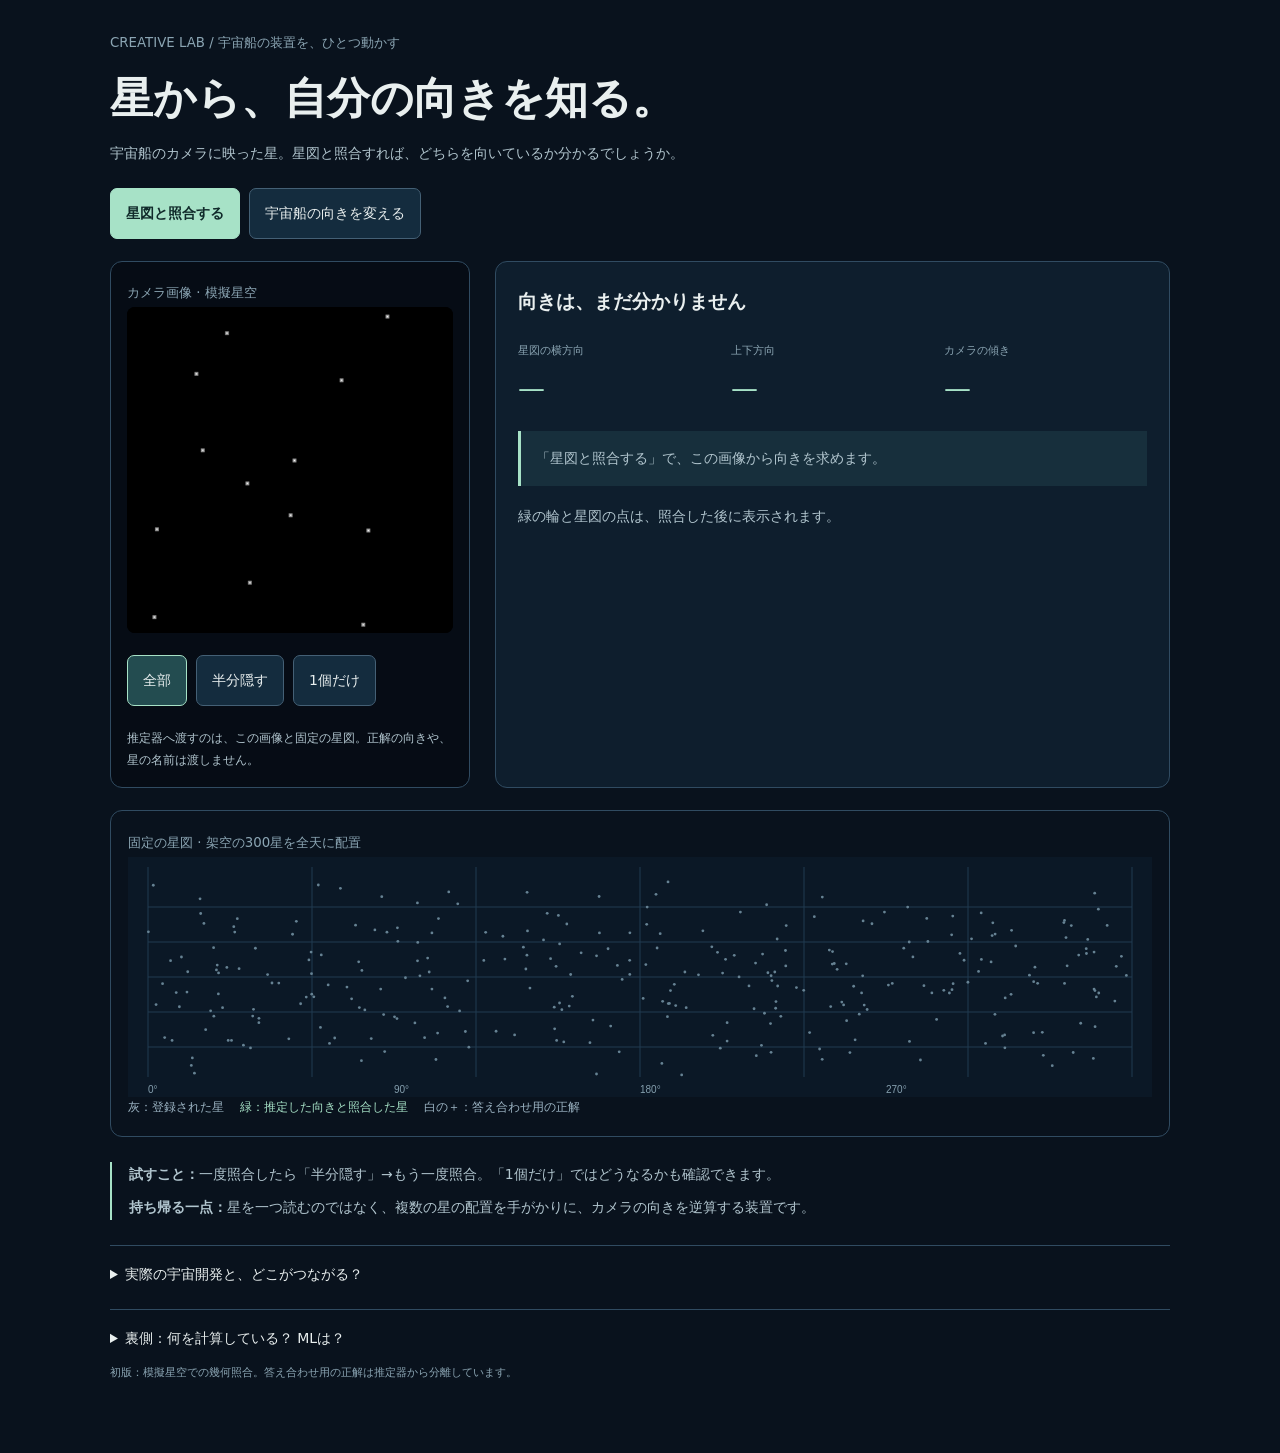
<file: experiments/star-tracker/index.html>
<!doctype html><html lang="ja"><head><meta charset="utf-8"><meta name="viewport" content="width=device-width,initial-scale=1"><meta name="theme-color" content="#09121d"><title>星から向きを知る — Creative Lab</title><style>
*{box-sizing:border-box}body{margin:0;background:#09121d;color:#e9efef;font-family:system-ui,-apple-system,sans-serif;line-height:1.8}main{max-width:1100px;margin:auto;padding:28px 20px 60px}small,.muted{color:#8ba5b3}h1{font-size:clamp(27px,5vw,43px);line-height:1.35;margin:12px 0}p{font-size:14px;color:#b1c5ce}button{font:inherit;font-size:14px;padding:12px 15px;border:1px solid #446075;background:#142c3e;color:#e9efef;border-radius:7px;min-height:44px;cursor:pointer}button:disabled{opacity:.45}.primary{background:#a7e2c7;border-color:#a7e2c7;color:#102a2a;font-weight:600}button[aria-pressed=true]{border-color:#a7e2c7;background:#234c50}.toolbar{display:flex;gap:9px;flex-wrap:wrap;margin:22px 0}.grid{display:grid;grid-template-columns:minmax(240px,360px) 1fr;gap:25px}.camera{background:#060c15;border:1px solid #304b61;border-radius:12px;padding:16px}.camera canvas{width:100%;aspect-ratio:1;display:block;background:black;border-radius:8px}.camera p{font-size:12px;margin:10px 0 0}.panel{border:1px solid #304b61;background:#0e1e2d;border-radius:12px;padding:22px}.panel h2{font-size:19px;margin:0}.angles{display:grid;grid-template-columns:repeat(3,1fr);gap:10px;margin:17px 0}.angles label{font-size:11px;color:#8ba5b3}.angles b{display:block;font-size:clamp(18px,3vw,27px);color:#a7e2c7;font-weight:500}.status{padding:15px;background:#172f3c;border-left:3px solid #a7e2c7;font-size:14px;margin:18px 0}.failure{border-color:#e9b987}.map{padding:17px;border:1px solid #304b61;border-radius:12px;margin-top:22px}.map canvas{width:100%;height:240px;display:block}.legend{display:flex;gap:16px;flex-wrap:wrap;font-size:12px;color:#9bb3c2}.learn{margin:25px 0;padding-left:17px;border-left:2px solid #a7e2c7}.learn p{margin:8px 0}details{border-top:1px solid #304b61;margin-top:22px;padding-top:16px}summary{cursor:pointer;font-size:14px}details p{font-size:13px}a{color:#a7d6ea}:focus-visible{outline:3px solid #e9c38f;outline-offset:3px}@media(max-width:650px){main{padding:20px 14px}.grid{grid-template-columns:1fr;gap:15px}.camera{max-width:360px;width:100%;margin:auto}.panel{padding:17px}.map{padding:10px}.map canvas{height:200px}.toolbar button{font-size:12px;padding:11px}.angles{gap:7px}}
</style></head><body><main><small>CREATIVE LAB / 宇宙船の装置を、ひとつ動かす</small><h1>星から、自分の向きを知る。</h1><p>宇宙船のカメラに映った星。星図と照合すれば、どちらを向いているか分かるでしょうか。</p><div class="toolbar"><button id="solve" class="primary">星図と照合する</button><button id="turn">宇宙船の向きを変える</button></div><div class="grid"><section class="camera"><small>カメラ画像 · 模擬星空</small><canvas id="camera" width="256" height="256" role="img" aria-label="推定に使う模擬星空。照合後、識別できた星に緑の輪を表示。"></canvas><div class="toolbar" role="group" aria-label="見える星の数"><button data-keep="1" aria-pressed="true">全部</button><button data-keep="0.5" aria-pressed="false">半分隠す</button><button data-keep="0.01" aria-pressed="false">1個だけ</button></div><p>推定器へ渡すのは、この画像と固定の星図。正解の向きや、星の名前は渡しません。</p></section><section class="panel"><h2 id="state">向きは、まだ分かりません</h2><div class="angles"><div><label>星図の横方向</label><b id="yaw">—</b></div><div><label>上下方向</label><b id="pitch">—</b></div><div><label>カメラの傾き</label><b id="roll">—</b></div></div><p id="result" class="status" aria-live="polite">まず「星図と照合する」を押してください。</p><p id="evidence">点の並びを、星図のどの部分に対応させられるか調べます。</p><p id="comparison" class="muted"></p></section></div><section class="map"><small>固定の星図 · 架空の300星を全天に配置</small><canvas id="map" role="img" aria-label="全天の模擬星図。推定後は緑で推定方向、白で正解方向、識別した星を表示。"></canvas><div class="legend"><span>灰：登録された星</span><span style="color:#a7e2c7">緑：推定した向きと照合した星</span><span>白の＋：答え合わせ用の正解</span></div></section><section class="learn"><p><b>試すこと：</b>一度照合したら「半分隠す」→もう一度照合。「1個だけ」ではどうなるかも確認できます。</p><p><b>持ち帰る一点：</b>星を一つ読むのではなく、複数の星の配置を手がかりに、カメラの向きを逆算する装置です。</p></section><details><summary>実際の宇宙開発と、どこがつながる？</summary><p>スター・トラッカーは、星のカメラ画像と星図を使って宇宙機の向き（姿勢）を求める装置です。ここで求めるのは向きであり、宇宙船の現在位置ではありません。</p><p>この版は架空の星図と理想化したカメラによる原理体験です。実在の星座、スマートフォンの実撮影、実機用の航法ソフトではありません。星の距離は十分遠いとして、方向だけを使います。レンズのゆがみ、流れた像、迷光、偽の光点、センサーの雑音は扱っていません。</p><p>実際の関連例：<a href="https://kelvins.esa.int/star-trackers-first-contact/challenge/" target="_blank" rel="noreferrer">ESAの星識別課題</a> ／ <a href="https://www.esa.int/ESA_Multimedia/Images/2017/12/Simulating_stars_in_the_cleanroom" target="_blank" rel="noreferrer">地上での模擬星空による試験</a></p></details><details><summary>裏側：何を計算している？ MLは？</summary><p>①画像の明るい点から星の中心を検出。②既知の画角から、各点がカメラのどちらの方向にあるか計算。③星同士の角度が近い組を星図で探す。④候補ごとに三次元の回転を計算し、ほかの星も一致するか確認します。</p><p>向きを変えても、同じ二つの星の間の角度は変わりません。画面上の単純なピクセル距離ではなく、カメラの投影を戻した方向の角度を使っています。これは画像処理・幾何・パターン照合・推定のつながりです。</p><p>今回は学習済みモデルを使いません。星図と幾何で解ける部分を先に動かしています。実撮影の雑音や偽の点から星を見分ける問題など、学習を検討する余地は別にあります。MLの必要性や優位を、この成功だけから主張しません。</p><p>この実装は4個以上かつ検出点の80%以上の一致を成功条件にします。「星1個ではこの版が確定を見送る」のであって、実機一般の最低必要数を断定するものではありません。複数候補の厳密な曖昧性評価や、雑音下の高精度な推定は未実装です。</p></details><p class="muted" style="font-size:11px">初版：模擬星空での幾何照合。答え合わせ用の正解は推定器から分離しています。</p></main><script src="engine.js"></script><script src="app.js"></script></body></html>
</file>
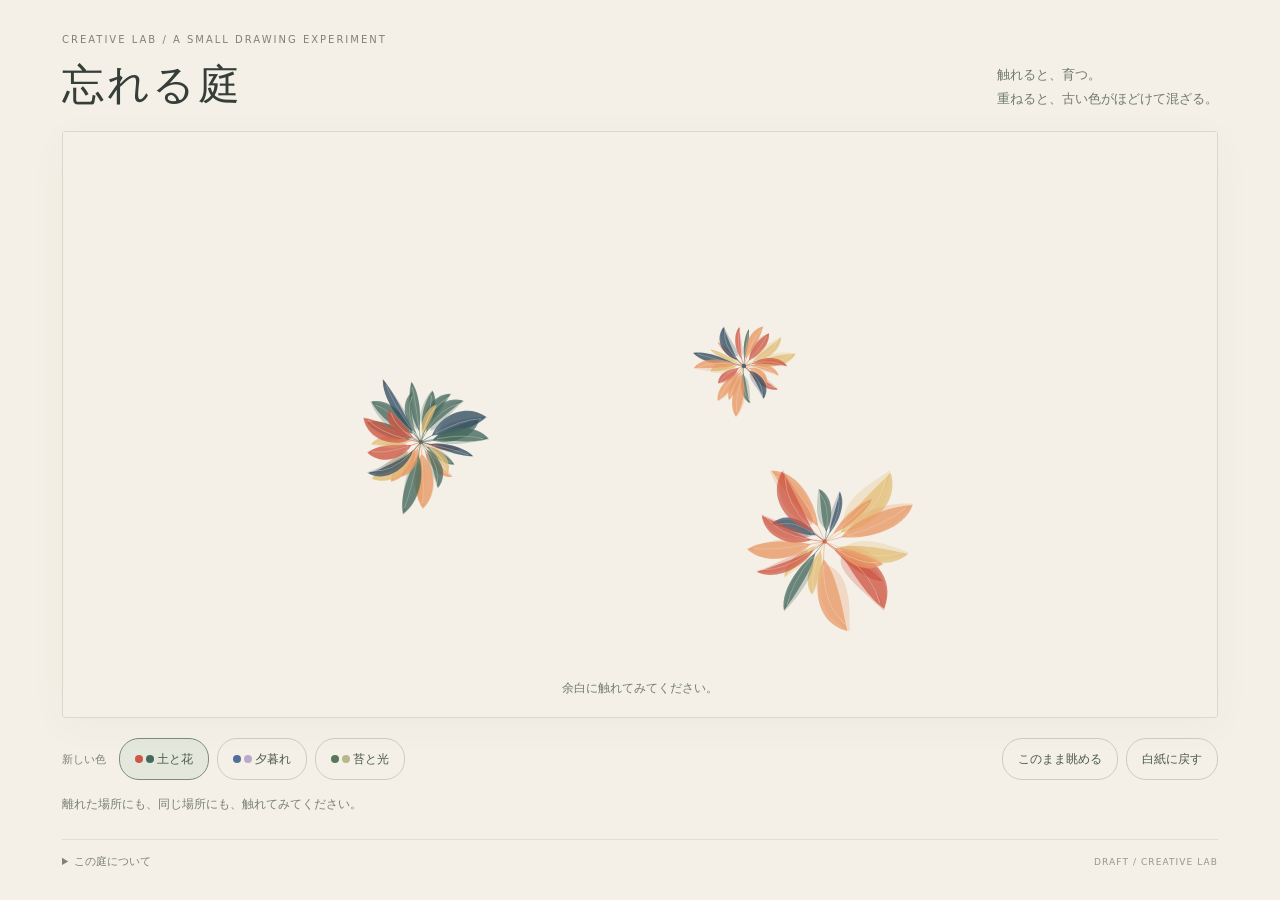
<file: experiments/forgetting-garden.html>
<!doctype html><html lang="ja"><head><meta charset="utf-8"><meta name="viewport" content="width=device-width,initial-scale=1"><meta name="theme-color" content="#f4f0e7"><title>忘れる庭 — Creative Lab</title>
<style>
:root{font-family:system-ui,-apple-system,sans-serif;color:#363e39;background:#f4f0e7}*{box-sizing:border-box}body{margin:0}main{max-width:1200px;padding:28px 22px 25px;margin:auto}header{display:flex;align-items:end;justify-content:space-between;gap:20px;margin-bottom:18px}small{font-size:10px;letter-spacing:.2em;color:#7e8278}h1{font-size:clamp(27px,5vw,42px);font-weight:500;letter-spacing:.06em;margin:10px 0 0;font-family:Georgia,'Yu Mincho',serif}header p{font-size:13px;color:#71796d;margin:0 0 3px;line-height:1.8}.frame{position:relative;border:1px solid #dad8cb;border-radius:3px;background:#f4f0e7;box-shadow:0 8px 40px #44482c09;overflow:hidden}canvas{display:block;width:100%;height:clamp(420px,65vh,760px);touch-action:none;cursor:crosshair;outline-offset:-4px}canvas:focus-visible{outline:2px solid #526e9a}.hint{position:absolute;bottom:20px;left:20px;right:20px;text-align:center;font-size:12px;color:#747c6c;pointer-events:none;transition:opacity .5s}.toolbar{display:flex;justify-content:space-between;gap:18px;flex-wrap:wrap;margin:20px 0 8px;align-items:center}.palettes{display:flex;gap:8px;align-items:center}.palettes span{font-size:11px;color:#7b8075;margin-right:5px}button{font:inherit;font-size:12px;background:transparent;border:1px solid #c9cec0;border-radius:20px;padding:10px 15px;color:#4e594c;cursor:pointer;min-height:42px}button:focus-visible{outline:2px solid #526e9a;outline-offset:3px}button:hover{background:#e7e9dd}button[aria-pressed=true]{background:#e3e7dc;border-color:#7c8e77}.swatch{display:inline-block;width:8px;height:8px;border-radius:50%;margin-right:3px}.actions{display:flex;gap:8px}.status{font-size:12px;line-height:1.8;min-height:23px;color:#7a806f;margin:14px 0}.bottom{display:flex;align-items:center;justify-content:space-between;gap:10px;margin-top:22px;border-top:1px solid #dddfd1;padding-top:14px}details{font-size:11px;color:#7e8475;max-width:680px}summary{cursor:pointer}details p{line-height:1.9}footer{font-size:9px;letter-spacing:.12em;color:#94978a;white-space:nowrap}@media(max-width:600px){main{padding:20px 12px}header{display:block}header p{margin-top:12px;font-size:12px}canvas{height:58vh;min-height:390px}.toolbar{gap:12px}.palettes{gap:5px}.palettes span{display:none}button{padding:10px 13px}.bottom{align-items:start}footer{font-size:8px}.hint{font-size:11px}}
</style></head><body><main>
<header><div><small>CREATIVE LAB / A SMALL DRAWING EXPERIMENT</small><h1>忘れる庭</h1></div><p>触れると、育つ。<br>重ねると、古い色がほどけて混ざる。</p></header>
<div class="frame"><canvas id="canvas" tabindex="0" role="img" aria-label="触れて色を育てる庭。タップやドラッグで描きます。キーボードでは矢印で位置を動かし、スペースかEnterで描けます。"></canvas><div id="hint" class="hint">余白に触れてみてください。</div></div>
<div class="toolbar"><div class="palettes" role="group" aria-label="新しい色の選択"><span>新しい色</span><button data-palette="0" aria-pressed="true"><i class="swatch" style="background:#ce5846"></i><i class="swatch" style="background:#46695e"></i>土と花</button><button data-palette="1" aria-pressed="false"><i class="swatch" style="background:#526e9a"></i><i class="swatch" style="background:#bba9cc"></i>夕暮れ</button><button data-palette="2" aria-pressed="false"><i class="swatch" style="background:#59785b"></i><i class="swatch" style="background:#b9b78d"></i>苔と光</button></div><div class="actions"><button id="pause" aria-pressed="false">このまま眺める</button><button id="clear">白紙に戻す</button></div></div>
<p id="status" class="status" aria-live="polite">離れた場所にも、同じ場所にも、触れてみてください。</p>
<div class="bottom"><details><summary>この庭について</summary><p>近くへ新しい形を描くと、古い形の一部が薄くなり、その色のかけらが新しい形へ移ります。同じ場所に触れても、同じ絵には戻りません。何もしなくても、数分かけてゆっくり薄くなります。</p><p>「このまま眺める」で時間の変化を止められます。止めている間も描けます。絵はこのページを開いている間だけ残ります。読み込み直すと新しい庭になります。</p><p>植物の再現ではなく、形を加えることと手放すことを一緒にした描画ルールです。最初の3つの形は入口のために置いてあります。</p></details><footer>DRAFT / CREATIVE LAB</footer></div>
</main><script src="forgetting-garden.js"></script><script>
const canvas=document.getElementById('canvas'),ctx=canvas.getContext('2d'),garden=new ForgettingGarden(),$=id=>document.getElementById(id);
let width=1,height=1,paused=false,down=false,activePointer=null,lastPoint=null,lastMark=0,lastFrame=0,frame=null,keyX=.5,keyY=.5,keyboardTarget=false;
const reduceMotion=window.matchMedia('(prefers-reduced-motion: reduce)').matches;garden.motion=!reduceMotion;
function resize(){const rect=canvas.getBoundingClientRect(),dpr=Math.min(window.devicePixelRatio||1,2);width=rect.width;height=rect.height;canvas.width=Math.round(width*dpr);canvas.height=Math.round(height*dpr);ctx.setTransform(dpr,0,0,dpr,0,0);draw()}
function draw(){drawForgettingGarden(ctx,garden,width,height);if(keyboardTarget){ctx.save();ctx.strokeStyle='#6e8066';ctx.lineWidth=1;ctx.beginPath();ctx.arc(keyX*width,keyY*height,8,0,Math.PI*2);ctx.stroke();ctx.restore()}}
function loop(now){if(!paused)garden.advance(lastFrame?Math.min((now-lastFrame)/1000,.1):0);lastFrame=now;draw();frame=requestAnimationFrame(loop)}
function plant(x,y){const b=garden.add(x,y);if(paused||reduceMotion){b.age=2;garden.fragments=[]}draw();$('hint').style.opacity='0';$('status').textContent=b.borrowed?'古い色のかけらが、新しい形に混ざりました。':'新しい色が育ちます。近くへ重ねると、形が変わります。'}
function point(event){const rect=canvas.getBoundingClientRect();return{x:(event.clientX-rect.left)/rect.width,y:(event.clientY-rect.top)/rect.height}}
canvas.addEventListener('pointerdown',event=>{if(activePointer!==null||event.button!==0)return;event.preventDefault();keyboardTarget=false;activePointer=event.pointerId;down=true;canvas.setPointerCapture(event.pointerId);const p=point(event);lastPoint=p;lastMark=performance.now();plant(p.x,p.y)});
canvas.addEventListener('pointermove',event=>{if(!down||event.pointerId!==activePointer)return;const p=point(event),distance=Math.hypot((p.x-lastPoint.x)*width,(p.y-lastPoint.y)*height),now=performance.now();if(distance>42&&now-lastMark>110){plant(p.x,p.y);lastPoint=p;lastMark=now}});
function end(event){if(event.pointerId!==activePointer)return;down=false;activePointer=null;lastPoint=null}
canvas.addEventListener('pointerup',end);canvas.addEventListener('pointercancel',end);canvas.addEventListener('lostpointercapture',end);
canvas.addEventListener('keydown',event=>{const moves={ArrowLeft:[-.05,0],ArrowRight:[.05,0],ArrowUp:[0,-.05],ArrowDown:[0,.05]};if(moves[event.key]){event.preventDefault();keyboardTarget=true;keyX=Math.max(.05,Math.min(.95,keyX+moves[event.key][0]));keyY=Math.max(.05,Math.min(.95,keyY+moves[event.key][1]));draw();$('status').textContent='スペースかEnterで、選んだ位置に描けます。'}else if(event.key===' '||event.key==='Enter'){event.preventDefault();plant(keyX,keyY)}});
document.querySelectorAll('[data-palette]').forEach(button=>button.onclick=()=>{garden.palette=Number(button.dataset.palette);document.querySelectorAll('[data-palette]').forEach(b=>b.setAttribute('aria-pressed',String(b===button)));$('status').textContent='これから生まれる色を変えました。古い色は、新しい形へ受け継がれます。'});
$('pause').onclick=()=>{paused=!paused;$('pause').textContent=paused?'また育てる':'このまま眺める';$('pause').setAttribute('aria-pressed',String(paused));$('status').textContent=paused?'時間を止めました。このまま眺めても、触れて描いても。':'庭の時間が、また流れ始めました。'};
$('clear').onclick=()=>{garden.clear();draw();$('hint').style.opacity='1';$('status').textContent='白紙の庭です。最初のひと触れから。'};
document.addEventListener('visibilitychange',()=>{if(document.hidden){cancelAnimationFrame(frame);frame=null}else{lastFrame=0;if(frame===null)frame=requestAnimationFrame(loop)}});
window.addEventListener('resize',resize);resize();garden.add(.31,.53);garden.add(.59,.4);garden.add(.66,.7);if(reduceMotion)for(const b of garden.blooms)b.age=2;draw();frame=requestAnimationFrame(loop);
</script></body></html>
</file>
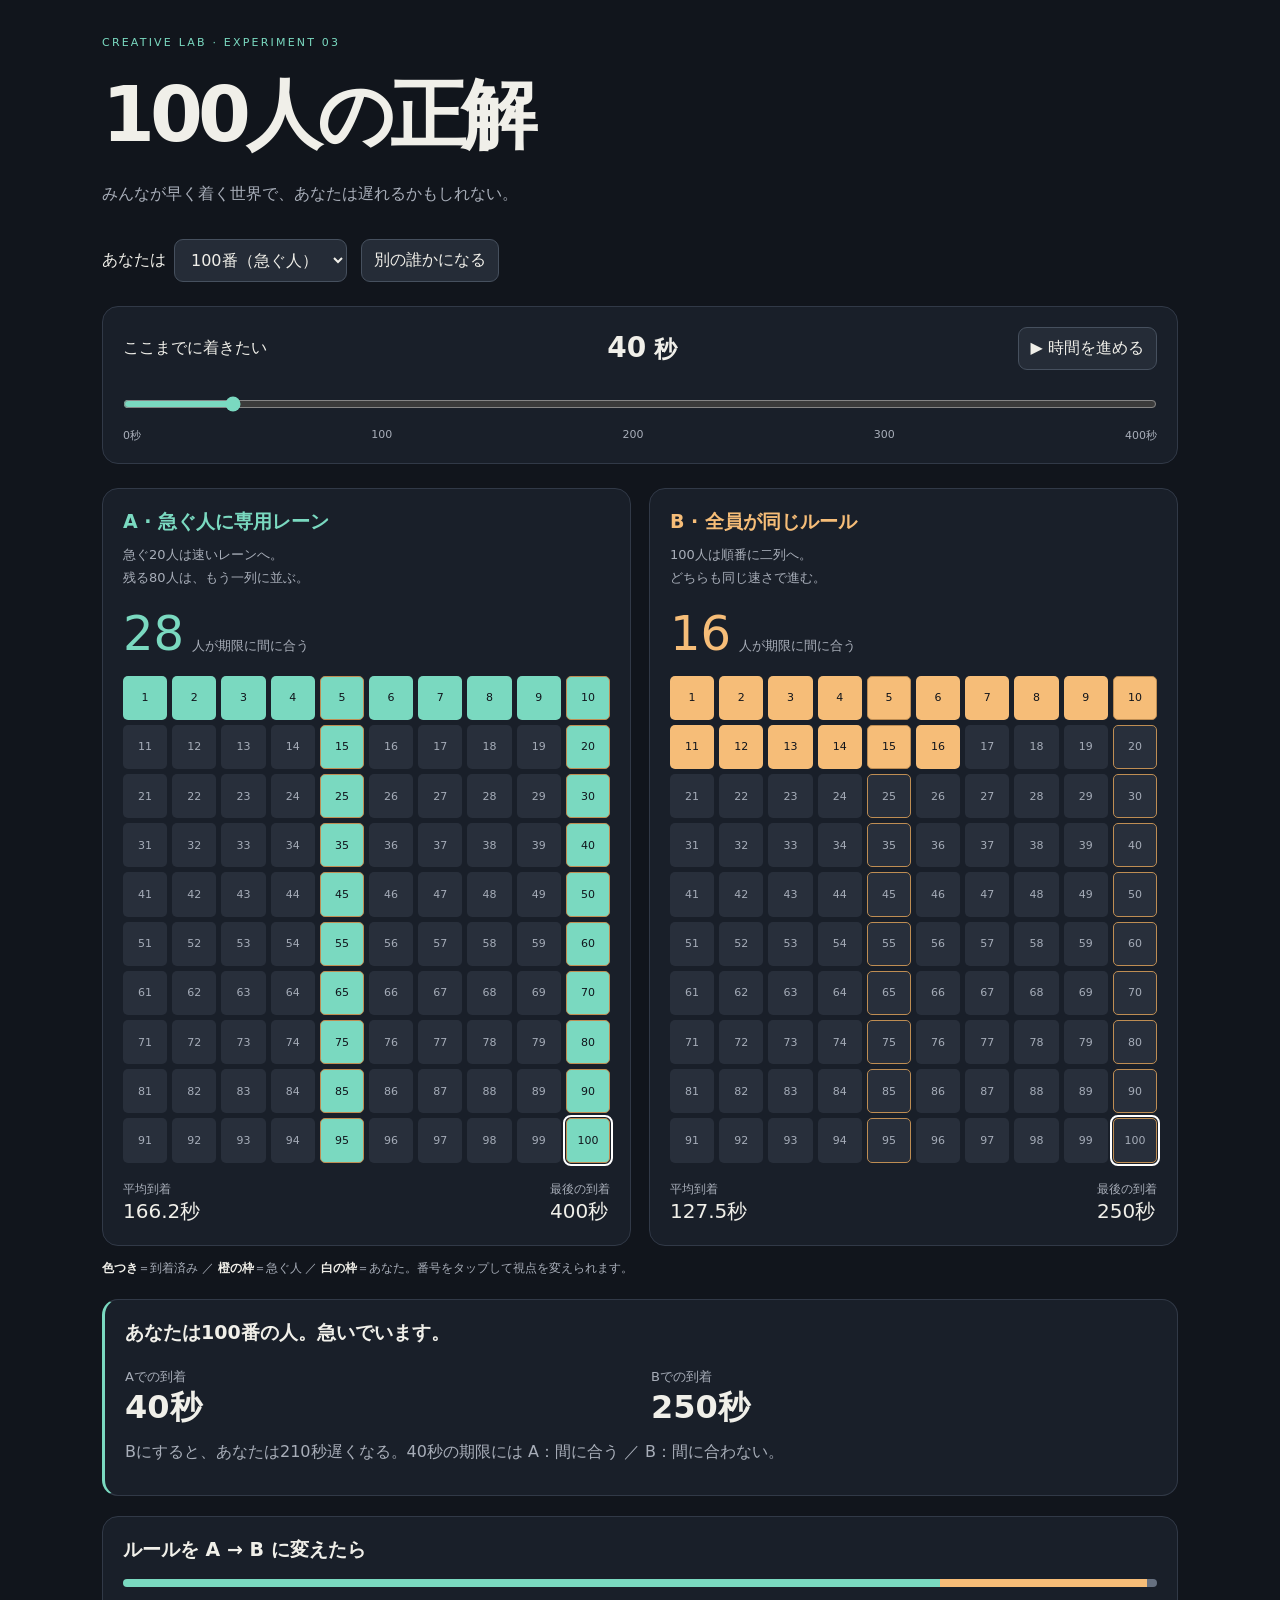
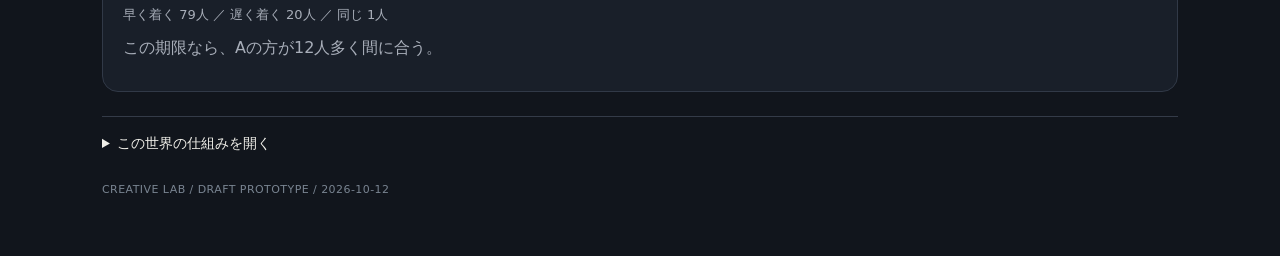
<file: experiments/hundred-right-answers.html>
<!doctype html>
<html lang="ja">
<head>
<meta charset="utf-8"><meta name="viewport" content="width=device-width,initial-scale=1">
<title>100人の正解 — Creative Lab</title>
<style>
:root{color-scheme:dark;--bg:#11151c;--text:#f0efe9;--muted:#a8aeb9;--a:#7ad9c0;--b:#f6bd78;font-family:system-ui,-apple-system,sans-serif}*{box-sizing:border-box}body{margin:0;background:var(--bg);color:var(--text)}main{max-width:1120px;margin:auto;padding:36px 22px 60px}header{margin-bottom:30px}.eyebrow{font-size:11px;letter-spacing:.2em;color:var(--a)}h1{font-size:clamp(40px,7vw,76px);letter-spacing:-.065em;font-weight:600;margin:16px 0 12px}p{line-height:1.8;color:var(--muted);margin:8px 0}h2{font-size:19px;margin:0 0 8px}button,select{font:inherit;color:inherit;background:#252c37;border:1px solid #46505e;border-radius:9px;padding:10px 12px}button{cursor:pointer}button:hover{border-color:var(--a)}:focus-visible{outline:3px solid white;outline-offset:3px}.toolbar{display:flex;flex-wrap:wrap;gap:14px;align-items:center}.toolbar label{display:flex;gap:8px;align-items:center}.panel{background:#191f29;border:1px solid #313947;border-radius:16px;padding:20px}.timeline{margin:24px 0}.timehead{display:flex;justify-content:space-between;align-items:center;gap:12px}.timehead strong{font-size:28px;font-variant-numeric:tabular-nums}input[type=range]{display:block;width:100%;margin:20px 0 10px;accent-color:var(--a);min-height:28px}.ticks{display:flex;justify-content:space-between;font-size:11px;color:var(--muted)}.worlds{display:grid;grid-template-columns:1fr 1fr;gap:18px}.world.a{--accent:var(--a)}.world.b{--accent:var(--b)}.world h2{color:var(--accent)}.subtitle{font-size:13px;min-height:42px}.metric{display:flex;align-items:baseline;gap:8px;margin:15px 0}.metric strong{font-size:48px;color:var(--accent);font-weight:500;font-variant-numeric:tabular-nums}.metric span{color:var(--muted);font-size:13px}.people{display:grid;grid-template-columns:repeat(10,minmax(0,1fr));gap:5px}.person{display:grid;place-items:center;aspect-ratio:1;padding:0;border-radius:5px;background:#282f3b;border:1px solid transparent;color:#a5acb8;font-size:11px;min-width:0}.person.urgent{border-color:#be8d53}.person.done{background:var(--accent);color:#11151c}.person.selected{outline:2px solid white;outline-offset:1px}.summary{display:flex;justify-content:space-between;gap:10px;font-size:12px;color:var(--muted);margin-top:18px}.summary b{display:block;color:var(--text);font-size:20px;font-weight:500}.individual{margin:20px 0;border-left:3px solid var(--a)}.individual strong{color:var(--text)}.comparison{display:grid;grid-template-columns:1fr 1fr;gap:20px;margin-top:20px}.comparison strong{font-size:32px;color:var(--text)}.comparison span{font-size:13px;color:var(--muted)}.bar{display:flex;height:8px;border-radius:8px;overflow:hidden;margin:16px 0}.bar div:nth-child(1){background:var(--a)}.bar div:nth-child(2){background:var(--b)}.bar div:nth-child(3){background:#667080}.caption{font-size:13px}.legend{font-size:12px;margin:12px 0 20px}.legend b{color:var(--text)}details{margin-top:24px;border-top:1px solid #343b48;padding-top:18px}summary{cursor:pointer;font-size:14px}details p{font-size:13px}footer{color:#798491;font-size:11px;margin-top:30px;letter-spacing:.04em}@media(max-width:640px){main{padding:24px 14px 40px}.worlds{gap:10px}.panel{padding:14px}.world h2{font-size:16px}.subtitle{font-size:11px;min-height:62px}.people{grid-template-columns:repeat(5,minmax(0,1fr));gap:5px}.person{font-size:10px}.metric strong{font-size:38px}.metric{gap:4px;flex-wrap:wrap}.summary{display:block}.summary>span{display:block;margin-top:8px}.summary b{display:inline;margin-left:8px;font-size:17px}.comparison{gap:12px}.toolbar{font-size:14px}.comparison strong{font-size:27px}}
</style>
</head>
<body><main>
<header><div class="eyebrow">CREATIVE LAB · EXPERIMENT 03</div><h1>100人の正解</h1><p>みんなが早く着く世界で、あなたは遅れるかもしれない。</p></header>
<div class="toolbar"><label for="who">あなたは <select id="who" aria-label="追いかける人"></select></label><button id="random">別の誰かになる</button></div>
<section class="timeline panel" aria-label="時間の操作"><div class="timehead"><label for="time">ここまでに着きたい</label><strong><span id="clock">40</span><small> 秒</small></strong><button id="play" aria-pressed="false">▶ 時間を進める</button></div><input id="time" type="range" min="0" max="400" value="40" step="1"><div class="ticks"><span>0秒</span><span>100</span><span>200</span><span>300</span><span>400秒</span></div></section>
<div class="worlds">
<section class="world panel a"><h2>A · 急ぐ人に専用レーン</h2><p class="subtitle">急ぐ20人は速いレーンへ。<br>残る80人は、もう一列に並ぶ。</p><div class="metric"><strong id="count-a"></strong><span>人が期限に間に合う</span></div><div class="people" id="people-a" aria-label="Aの100人。タップして選択"></div><div class="summary"><span>平均到着<b id="mean-a"></b></span><span>最後の到着<b id="last-a"></b></span></div></section>
<section class="world panel b"><h2>B · 全員が同じルール</h2><p class="subtitle">100人は順番に二列へ。<br>どちらも同じ速さで進む。</p><div class="metric"><strong id="count-b"></strong><span>人が期限に間に合う</span></div><div class="people" id="people-b" aria-label="Bの100人。タップして選択"></div><div class="summary"><span>平均到着<b id="mean-b"></b></span><span>最後の到着<b id="last-b"></b></span></div></section>
</div>
<p class="legend"><b>色つき</b>＝到着済み ／ <b>橙の枠</b>＝急ぐ人 ／ <b>白の枠</b>＝あなた。番号をタップして視点を変えられます。</p>
<section class="panel individual" aria-live="polite"><h2 id="person-title"></h2><div class="comparison"><div><span>Aでの到着</span><br><strong id="arrival-a"></strong></div><div><span>Bでの到着</span><br><strong id="arrival-b"></strong></div></div><p id="personal-result"></p></section>
<section class="panel"><h2>ルールを A → B に変えたら</h2><div class="bar" aria-hidden="true"><div id="gain-bar"></div><div id="loss-bar"></div><div id="tie-bar"></div></div><p class="caption" id="distribution"></p><p id="deadline-result" aria-live="polite"></p></section>
<details><summary>この世界の仕組みを開く</summary><p>これは架空の待ち行列です。現実のエスカレーターの安全性や輸送能力を評価するモデルではありません。</p><p>100人は時刻0に同時到着。番号は到着順を表し、5人に1人が「急ぐ人」です。Aでは急ぐ人が専用列へ入り、2秒に1人到着します。残る人は別の列で5秒に1人。Bでは到着順に左右へ交互に並び、両列とも5秒に1人。乗る時間・歩行・追い越しはモデル化せず、列の順位×サービス間隔を到着時刻としています。</p><p>専用レーンを誰が使うかは固定です。100人が自分で戦略を選ぶゲームや、自然に渋滞が生まれるシミュレーションにはまだなっていません。「急ぐ」ことにも特別な価値や罰点は設定していません。</p><p>試してみる入口：100番の人で40秒と250秒を見る。そのあと1番の人に変わる。何を「改善」と呼びたくなるでしょう。</p></details>
<footer>CREATIVE LAB / DRAFT PROTOTYPE / 2026-10-12</footer>
</main>
<script>
const people=Array.from({length:100},(_,id)=>({id,urgent:(id+1)%5===0}));
function simulate(mode){const result=Array(100),lanes=[[],[]];for(const p of people)lanes[mode==='a'?(p.urgent?1:0):p.id%2].push(p);lanes.forEach((lane,l)=>lane.forEach((p,i)=>result[p.id]=(i+1)*(mode==='a'&&l===1?2:5)));return result}
const a=simulate('a'),b=simulate('b'),$=id=>document.getElementById(id);let selected=99,playing=false,frame=0,previous=0,playTime=40;
$('who').innerHTML=people.map(p=>`<option value="${p.id}">${p.id+1}番${p.urgent?'（急ぐ人）':''}</option>`).join('');$('who').value=selected;
for(const mode of ['a','b']){const times=mode==='a'?a:b;$('people-'+mode).innerHTML=people.map(p=>`<button class="person${p.urgent?' urgent':''}" data-person="${p.id}" aria-label="${p.id+1}番${p.urgent?'、急ぐ人':''}、${times[p.id]}秒で到着">${p.id+1}</button>`).join('');$('people-'+mode).addEventListener('click',event=>{const button=event.target.closest('[data-person]');if(button){selected=Number(button.dataset.person);$('who').value=selected;render()}});$('mean-'+mode).textContent=(times.reduce((sum,x)=>sum+x,0)/100).toFixed(1)+'秒';$('last-'+mode).textContent=Math.max(...times)+'秒'}
const gains=a.filter((x,i)=>b[i]<x).length,losses=a.filter((x,i)=>b[i]>x).length,ties=100-gains-losses;
$('gain-bar').style.width=gains+'%';$('loss-bar').style.width=losses+'%';$('tie-bar').style.width=ties+'%';$('distribution').textContent=`早く着く ${gains}人 ／ 遅く着く ${losses}人 ／ 同じ ${ties}人`;
function render(){const t=Number($('time').value);$('clock').textContent=t;const counts={};for(const mode of ['a','b']){const times=mode==='a'?a:b;counts[mode]=times.filter(x=>x<=t).length;$('count-'+mode).textContent=counts[mode];Array.from($('people-'+mode).children).forEach((el,i)=>{el.classList.toggle('done',times[i]<=t);el.classList.toggle('selected',i===selected);el.setAttribute('aria-pressed',String(i===selected))})}$('person-title').textContent=`あなたは${selected+1}番の人。${people[selected].urgent?'急いでいます。':'急いでいません。'}`;$('arrival-a').textContent=a[selected]+'秒';$('arrival-b').textContent=b[selected]+'秒';const delta=b[selected]-a[selected];const change=delta>0?`${delta}秒遅くなる`:delta<0?`${-delta}秒早くなる`:'到着時刻は同じ';const status=(time)=>time<=t?'間に合う':'間に合わない';$('personal-result').textContent=`Bにすると、あなたは${change}。${t}秒の期限には A：${status(a[selected])} ／ B：${status(b[selected])}。`;$('deadline-result').textContent=counts.a===counts.b?`この期限に間に合う人数は、どちらも${counts.a}人。`:`この期限なら、${counts.a>counts.b?'A':'B'}の方が${Math.abs(counts.a-counts.b)}人多く間に合う。`}
function stop(){playing=false;cancelAnimationFrame(frame);$('play').textContent='▶ 時間を進める';$('play').setAttribute('aria-pressed','false')}
function tick(now){if(!playing)return;const elapsed=Math.min((now-previous)/1000,0.2);previous=now;playTime=Math.min(400,playTime+elapsed*20);$('time').value=Math.floor(playTime);render();if(Number($('time').value)>=400){stop();return}frame=requestAnimationFrame(tick)}
$('play').onclick=()=>{if(playing){stop();return}if(Number($('time').value)>=400)$('time').value=0;playing=true;playTime=Number($('time').value);previous=performance.now();$('play').textContent='Ⅱ 一時停止';$('play').setAttribute('aria-pressed','true');frame=requestAnimationFrame(tick)};
$('time').oninput=()=>{stop();render()};$('who').onchange=()=>{selected=Number($('who').value);render()};$('random').onclick=()=>{selected=(selected+1+Math.floor(Math.random()*99))%100;$('who').value=selected;render()};document.addEventListener('visibilitychange',()=>{if(document.hidden)stop()});render();
</script>
</body></html>
</file>
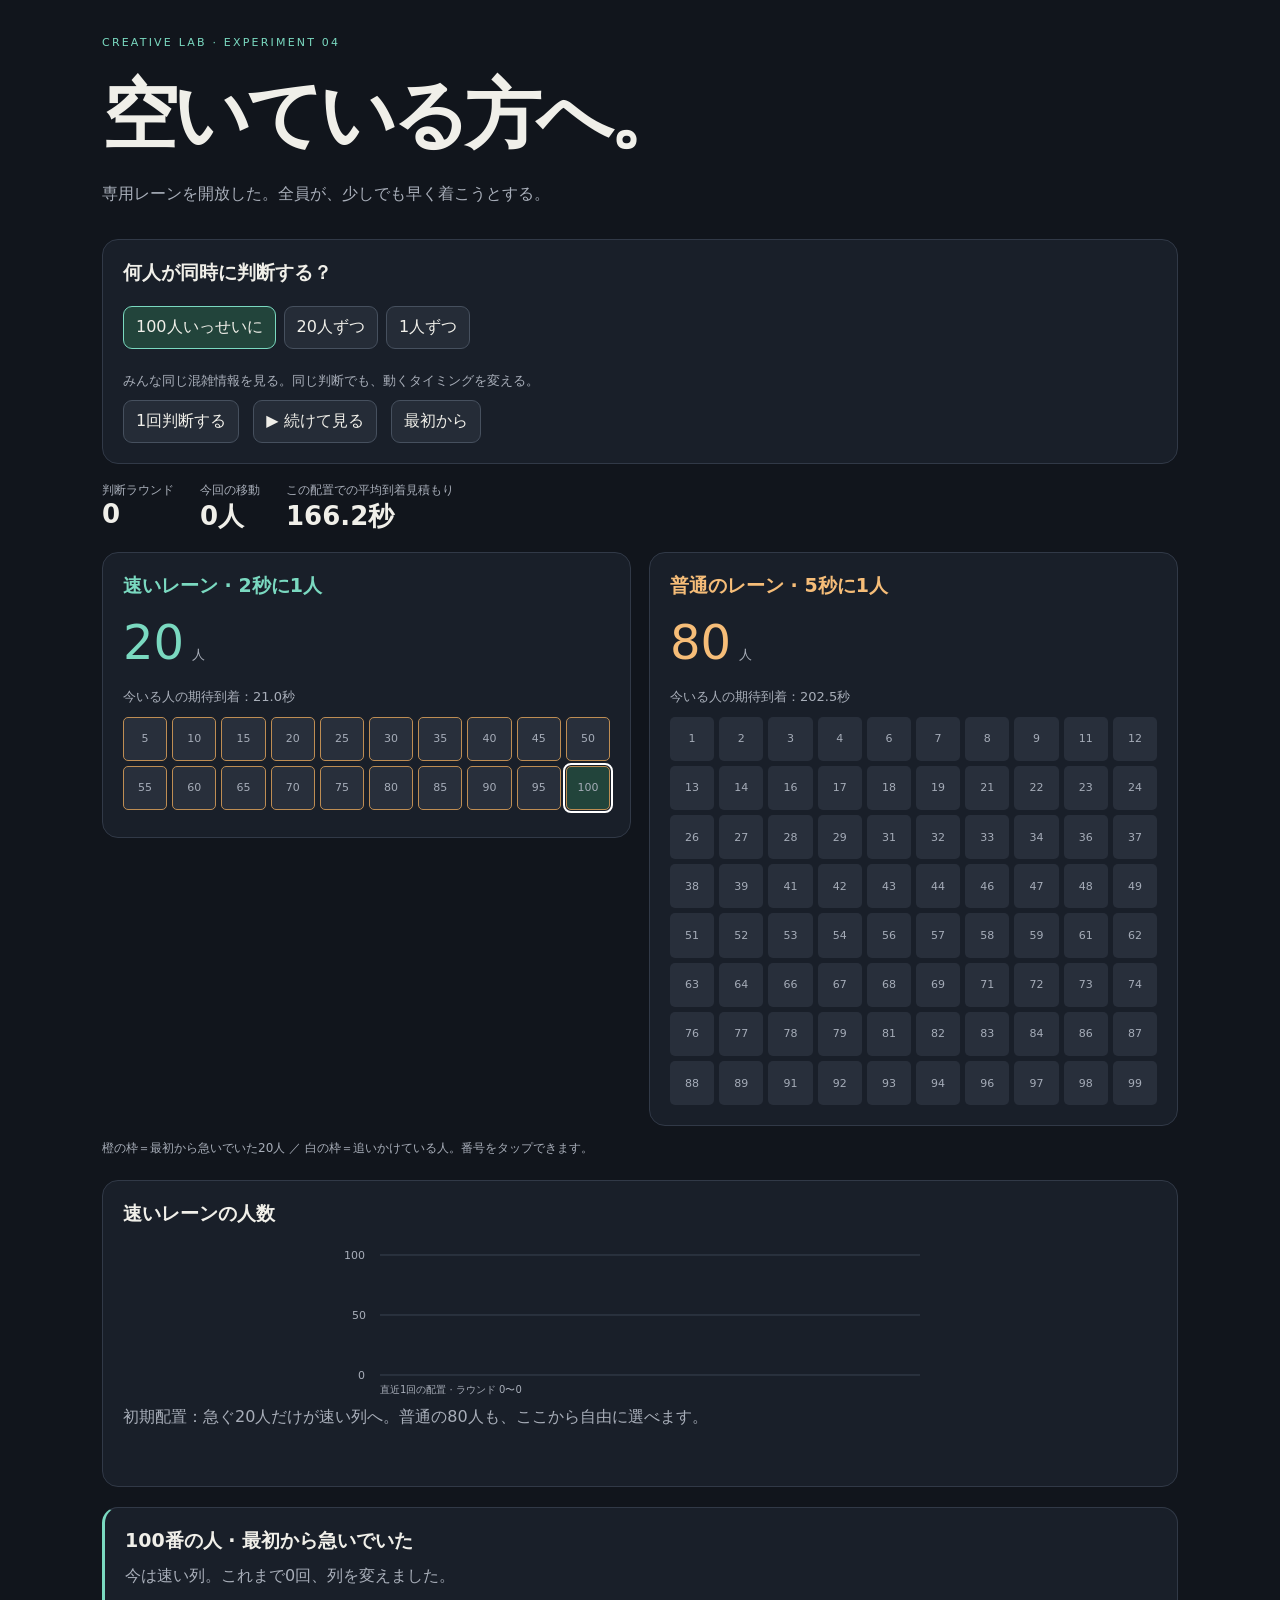
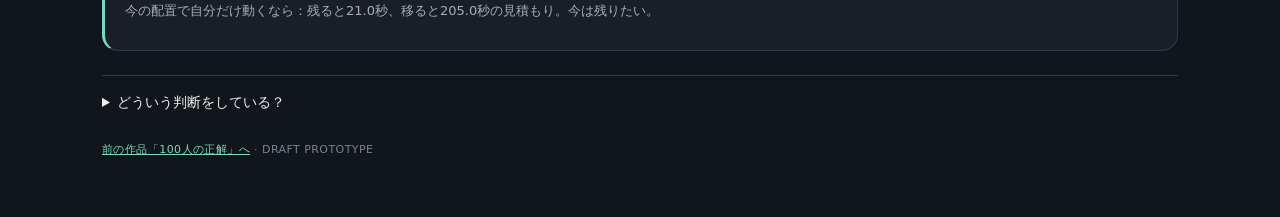
<file: experiments/open-lane.html>
<!doctype html><html lang="ja"><head><meta charset="utf-8"><meta name="viewport" content="width=device-width,initial-scale=1"><title>空いている方へ — Creative Lab</title><style>
:root{color-scheme:dark;--bg:#11151c;--text:#f0efe9;--muted:#a8aeb9;--a:#7ad9c0;--b:#f6bd78;font-family:system-ui,-apple-system,sans-serif}*{box-sizing:border-box}body{margin:0;background:var(--bg);color:var(--text)}main{max-width:1120px;margin:auto;padding:36px 22px 60px}header{margin-bottom:30px}.eyebrow{font-size:11px;letter-spacing:.2em;color:var(--a)}h1{font-size:clamp(40px,7vw,76px);letter-spacing:-.065em;font-weight:600;margin:16px 0 12px}p{line-height:1.8;color:var(--muted);margin:8px 0}h2{font-size:19px;margin:0 0 8px}button,select{font:inherit;color:inherit;background:#252c37;border:1px solid #46505e;border-radius:9px;padding:10px 12px}button{cursor:pointer}button:hover{border-color:var(--a)}:focus-visible{outline:3px solid white;outline-offset:3px}.toolbar{display:flex;flex-wrap:wrap;gap:14px;align-items:center}.toolbar label{display:flex;gap:8px;align-items:center}.panel{background:#191f29;border:1px solid #313947;border-radius:16px;padding:20px}.timeline{margin:24px 0}.timehead{display:flex;justify-content:space-between;align-items:center;gap:12px}.timehead strong{font-size:28px;font-variant-numeric:tabular-nums}input[type=range]{display:block;width:100%;margin:20px 0 10px;accent-color:var(--a);min-height:28px}.ticks{display:flex;justify-content:space-between;font-size:11px;color:var(--muted)}.worlds{display:grid;grid-template-columns:1fr 1fr;gap:18px}.world.a{--accent:var(--a)}.world.b{--accent:var(--b)}.world h2{color:var(--accent)}.subtitle{font-size:13px;min-height:42px}.metric{display:flex;align-items:baseline;gap:8px;margin:15px 0}.metric strong{font-size:48px;color:var(--accent);font-weight:500;font-variant-numeric:tabular-nums}.metric span{color:var(--muted);font-size:13px}.people{display:grid;grid-template-columns:repeat(10,minmax(0,1fr));gap:5px}.person{display:grid;place-items:center;aspect-ratio:1;padding:0;border-radius:5px;background:#282f3b;border:1px solid transparent;color:#a5acb8;font-size:11px;min-width:0}.person.urgent{border-color:#be8d53}.person.done{background:var(--accent);color:#11151c}.person.selected{outline:2px solid white;outline-offset:1px}.summary{display:flex;justify-content:space-between;gap:10px;font-size:12px;color:var(--muted);margin-top:18px}.summary b{display:block;color:var(--text);font-size:20px;font-weight:500}.individual{margin:20px 0;border-left:3px solid var(--a)}.individual strong{color:var(--text)}.comparison{display:grid;grid-template-columns:1fr 1fr;gap:20px;margin-top:20px}.comparison strong{font-size:32px;color:var(--text)}.comparison span{font-size:13px;color:var(--muted)}.bar{display:flex;height:8px;border-radius:8px;overflow:hidden;margin:16px 0}.bar div:nth-child(1){background:var(--a)}.bar div:nth-child(2){background:var(--b)}.bar div:nth-child(3){background:#667080}.caption{font-size:13px}.legend{font-size:12px;margin:12px 0 20px}.legend b{color:var(--text)}details{margin-top:24px;border-top:1px solid #343b48;padding-top:18px}summary{cursor:pointer;font-size:14px}details p{font-size:13px}footer{color:#798491;font-size:11px;margin-top:30px;letter-spacing:.04em}@media(max-width:640px){main{padding:24px 14px 40px}.worlds{gap:10px}.panel{padding:14px}.world h2{font-size:16px}.subtitle{font-size:11px;min-height:62px}.people{grid-template-columns:repeat(5,minmax(0,1fr));gap:5px}.person{font-size:10px}.metric strong{font-size:38px}.metric{gap:4px;flex-wrap:wrap}.summary{display:block}.summary>span{display:block;margin-top:8px}.summary b{display:inline;margin-left:8px;font-size:17px}.comparison{gap:12px}.toolbar{font-size:14px}.comparison strong{font-size:27px}}
.controls{display:flex;gap:8px;flex-wrap:wrap;margin:20px 0}button[aria-pressed=true]{border-color:var(--a);background:#22443b}.large{font-size:30px;color:var(--text)}.plot{width:100%;height:160px;display:block}.notice{min-height:55px}.person{transition:background .2s}.empty{min-height:50px;color:var(--muted);font-size:13px}.worlds .people{min-height:100px;align-content:start}.worlds{align-items:start}.metrics{display:flex;gap:26px;flex-wrap:wrap;margin:18px 0}.metrics span{font-size:12px;color:var(--muted)}.metrics strong{display:block;font-size:26px;color:var(--text)}a{color:var(--a)}.toolbar input{width:180px}</style></head><body><main>
<header><div class="eyebrow">CREATIVE LAB · EXPERIMENT 04</div><h1>空いている方へ。</h1><p>専用レーンを開放した。全員が、少しでも早く着こうとする。</p></header>
<div class="panel"><h2>何人が同時に判断する？</h2><div class="controls" role="group" aria-label="判断のタイミング"><button data-batch="100" aria-pressed="true">100人いっせいに</button><button data-batch="20" aria-pressed="false">20人ずつ</button><button data-batch="1" aria-pressed="false">1人ずつ</button></div><p class="caption">みんな同じ混雑情報を見る。同じ判断でも、動くタイミングを変える。</p><div class="toolbar"><button id="step">1回判断する</button><button id="play" aria-pressed="false">▶ 続けて見る</button><button id="reset">最初から</button></div></div>
<div class="metrics"><span>判断ラウンド<strong id="round">0</strong></span><span>今回の移動<strong id="moves">0人</strong></span><span>この配置での平均到着見積もり<strong id="mean">—</strong></span></div>
<div class="worlds"><section class="panel world a"><h2>速いレーン · 2秒に1人</h2><div class="metric"><strong id="fast-count">20</strong><span>人</span></div><p id="fast-estimate" class="caption"></p><div class="people" id="fast"></div></section><section class="panel world b"><h2>普通のレーン · 5秒に1人</h2><div class="metric"><strong id="slow-count">80</strong><span>人</span></div><p id="slow-estimate" class="caption"></p><div class="people" id="slow"></div></section></div>
<p class="legend">橙の枠＝最初から急いでいた20人 ／ 白の枠＝追いかけている人。番号をタップできます。</p>
<section class="panel"><h2>速いレーンの人数</h2><svg class="plot" id="plot" viewBox="0 0 600 160" role="img" aria-label="速いレーンの人数の推移"></svg><p id="notice" class="notice" aria-live="polite"></p></section>
<section class="panel individual"><h2 id="person-title"></h2><p id="person-story"></p><p id="decision" class="caption"></p></section>
<details><summary>どういう判断をしている？</summary><p>ゲートが開く前に、100人が列を選び直す架空の実験です。ラウンドは秒ではありません。列の長さと処理速度を見て、自分の期待到着時間が短くなる方へ移ります。同点なら動きません。急いでいる20人には最初の配置以外の特別扱いはありません。</p><p>並ぶ順番はゲートが開くときに抽選すると仮定します。人数n、1人あたりの間隔sなら、期待到着時間は (n+1)×s÷2。移動先は自分が加わる分も含めて比較します。</p><p>同時に判断する人は全員、移動前の同じ配置を使い、他の人も動くことは予測しません。1人ずつなら、その人が移動したあとの情報を次の人が見ます。判断順は固定のシャッフル順を巡回します。</p><p>両レーンの能力は固定です。乗り換えコスト、歩行、事故、他者の行動予測、実際の待機時間の経過は扱いません。振動が出ても人間社会一般の法則とは言えません。</p><p>予想が外れる入口：全員同時の動きを見たあと、1人ずつに切り替えてみる。</p></details>
<footer><a href="hundred-right-answers.html">前の作品「100人の正解」へ</a> · DRAFT PROTOTYPE</footer>
</main><script src="open-lane-model.js"></script><script>
const $=id=>document.getElementById(id);let model=new OpenLaneModel(),selected=99,playing=false,timer=null;
function stop(){playing=false;clearInterval(timer);$('play').textContent='▶ 続けて見る';$('play').setAttribute('aria-pressed','false')}
function render(){const n=model.countFast(),s=100-n;const mean=(n*(n+1)+s*(s+1)*2.5)/100;$('round').textContent=model.round;$('moves').textContent=model.lastMoves+'人';$('mean').textContent=mean.toFixed(1)+'秒';$('fast-count').textContent=n;$('slow-count').textContent=s;$('fast-estimate').textContent=n?`今いる人の期待到着：${((n+1)*2/2).toFixed(1)}秒`:'今いる人はいません';$('slow-estimate').textContent=s?`今いる人の期待到着：${((s+1)*5/2).toFixed(1)}秒`:'今いる人はいません';
for(const lane of [1,0]){const ids=model.lanes.map((x,i)=>x===lane?i:-1).filter(i=>i>=0);$(lane?'fast':'slow').innerHTML=ids.length?ids.map(i=>`<button class="person ${((i+1)%5===0)?'urgent ':''}${i===selected?'selected':''}" data-id="${i}" aria-label="${i+1}番${(i+1)%5===0?'、最初から急ぐ人':''}" aria-pressed="${i===selected}">${i+1}</button>`).join(''):'<p class="empty">誰もいない。</p>'}
const history=model.history.slice(-61),points=history.map((v,i)=>`${40+i*540/Math.max(1,history.length-1)},${140-v*1.2}`).join(' ');$('plot').innerHTML=`<path d="M40 20H580M40 80H580M40 140H580" stroke="#394250" fill="none"/><g fill="#a8aeb9" font-size="11"><text x="4" y="24">100</text><text x="12" y="84">50</text><text x="18" y="144">0</text></g><polyline points="${points}" fill="none" stroke="#7ad9c0" stroke-width="2"/><text x="40" y="158" fill="#a8aeb9" font-size="10">直近${history.length}回の配置 · ラウンド ${Math.max(0,model.round-60)}〜${model.round}</text>`;
$('notice').textContent=model.round===0?'初期配置：急ぐ20人だけが速い列へ。普通の80人も、ここから自由に選べます。':model.batch===100&&model.lastMoves===100?'全員が移動しました。空いていた列が、次には混んでいる列になる。':model.isStable()?'今の配置では、一人だけ移って得をする人はいません。速い列にも普通の列にも人が残っています。':`今回は${model.lastMoves}人が移動。次の人たちは、この配置をどう見るでしょう。`;
$('person-title').textContent=`${selected+1}番の人${(selected+1)%5===0?' · 最初から急いでいた':' · 最初は急いでいなかった'}`;const d=model.evaluate(selected);$('person-story').textContent=`今は${model.lanes[selected]?'速い':'普通の'}列。これまで${model.switches[selected]}回、列を変えました。`;$('decision').textContent=`今の配置で自分だけ動くなら：残ると${d.stay.toFixed(1)}秒、移ると${d.move.toFixed(1)}秒の見積もり。${d.move<d.stay?'次に判断したら移りたい。':'今は残りたい。'}`;
document.querySelectorAll('[data-batch]').forEach(b=>b.setAttribute('aria-pressed',String(Number(b.dataset.batch)===model.batch)))}
function step(){model.step();render();if(model.isStable()||model.round>=300)stop()}
$('step').onclick=()=>{stop();step()};$('play').onclick=()=>{if(playing){stop();return}if(model.round>=300)return;playing=true;$('play').textContent='Ⅱ 一時停止';$('play').setAttribute('aria-pressed','true');timer=setInterval(step,350)};$('reset').onclick=()=>{stop();model=new OpenLaneModel(model.batch);render()};document.querySelectorAll('[data-batch]').forEach(b=>b.onclick=()=>{stop();model.batch=Number(b.dataset.batch);render()});for(const id of ['fast','slow'])$(id).onclick=e=>{const b=e.target.closest('[data-id]');if(b){selected=Number(b.dataset.id);render()}};document.addEventListener('visibilitychange',()=>{if(document.hidden)stop()});render();
</script></body></html>
</file>
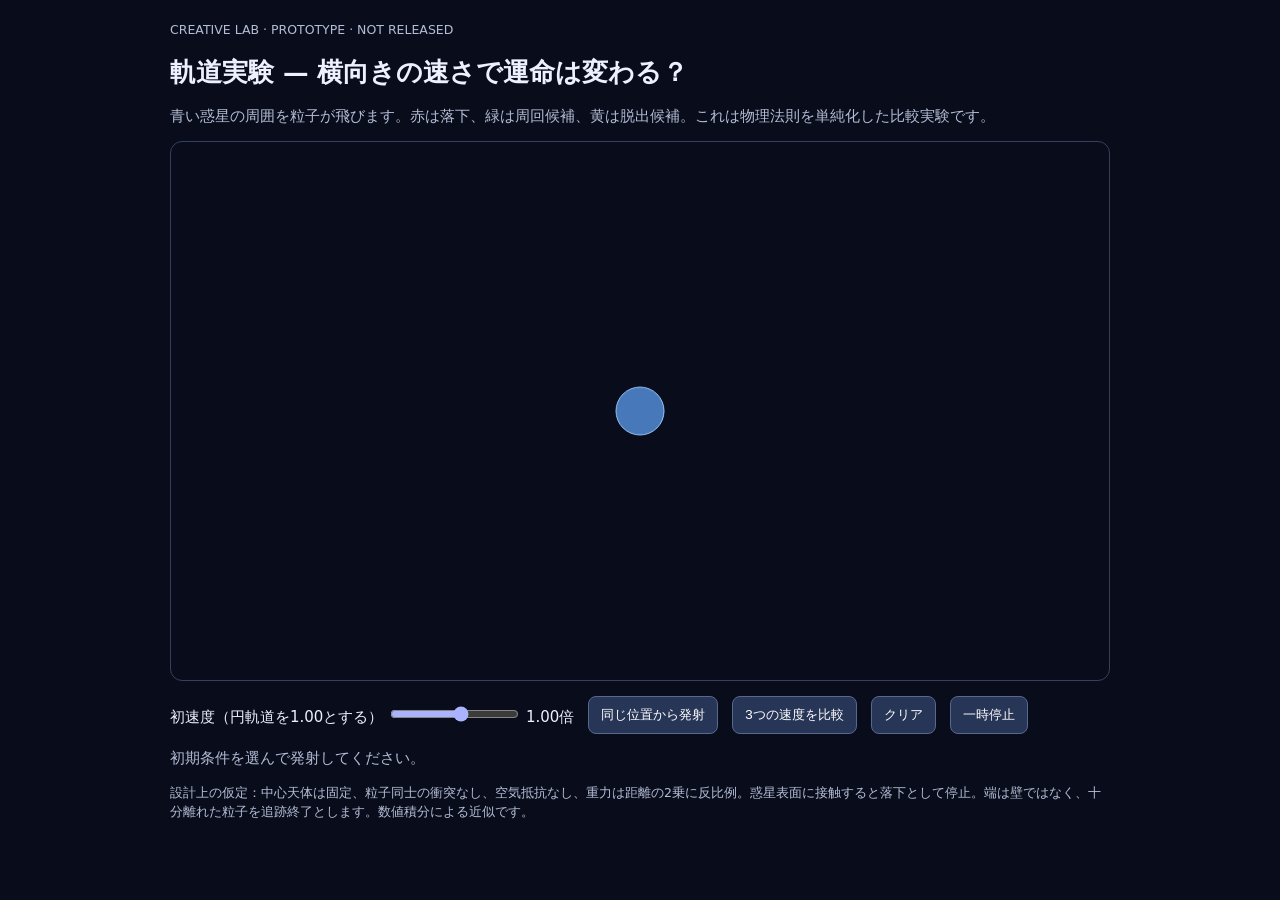
<file: experiments/orbit.html>
<!doctype html><html lang="ja"><head><meta charset="utf-8"><meta name="viewport" content="width=device-width,initial-scale=1"><title>軌道実験 — Creative Lab</title><style>*{box-sizing:border-box}body{margin:0;background:#090d1b;color:#edf0ff;font:15px system-ui,sans-serif}main{max-width:980px;margin:auto;padding:20px}h1{font-size:1.6rem}p,small{color:#b4bdd5}canvas{width:100%;height:min(64vh,540px);min-height:350px;display:block;border:1px solid #36405b;border-radius:12px;background:#090d1b}section{display:flex;flex-wrap:wrap;gap:14px;align-items:center;margin:15px 0}button{background:#273557;border:1px solid #58688e;color:#fff;border-radius:8px;padding:9px 12px}input{accent-color:#aab3ff}output{font-variant-numeric:tabular-nums}strong{color:#f4d2a1}</style></head><body><main><small>CREATIVE LAB · PROTOTYPE · NOT RELEASED</small><h1>軌道実験 — 横向きの速さで運命は変わる？</h1><p>青い惑星の周囲を粒子が飛びます。赤は落下、緑は周回候補、黄は脱出候補。これは物理法則を単純化した比較実験です。</p><canvas id="c"></canvas><section><label>初速度（円軌道を1.00とする） <input id="speed" type="range" min="0" max="180" value="100" step="5"> <output id="speedValue">1.00</output>倍</label><button id="launch">同じ位置から発射</button><button id="compare">3つの速度を比較</button><button id="clear">クリア</button><button id="pause">一時停止</button></section><p id="status">初期条件を選んで発射してください。</p><small>設計上の仮定：中心天体は固定、粒子同士の衝突なし、空気抵抗なし、重力は距離の2乗に反比例。惑星表面に接触すると落下として停止。端は壁ではなく、十分離れた粒子を追跡終了とします。数値積分による近似です。</small></main><script>(()=>{'use strict';const c=document.getElementById('c'),ctx=c.getContext('2d'),$=id=>document.getElementById(id);let w=0,h=0,objects=[],paused=false,last=0;const R=24,GM=19000;function resize(){const r=c.getBoundingClientRect(),d=Math.min(devicePixelRatio||1,2);w=r.width;h=r.height;c.width=Math.round(w*d);c.height=Math.round(h*d);ctx.setTransform(d,0,0,d,0,0)}function add(factor,color){const radius=Math.min(w*.25,h*.36,145),v=Math.sqrt(GM/radius)*factor;objects.push({x:radius,y:0,vx:0,vy:-v,color,state:'flight',trace:[],factor});status()}function status(){$('status').textContent=objects.map(o=>o.factor.toFixed(2)+'倍: '+(o.state==='impact'?'惑星に衝突':o.state==='escaped'?'観測範囲外':o.state==='flight'?'飛行中':'停止')).join(' ／ ')||'初期条件を選んで発射してください。'}$('speed').oninput=()=>{$('speedValue').textContent=(+$('speed').value/100).toFixed(2)};$('launch').onclick=()=>{objects=[];add(+$('speed').value/100,'#7ad9c2')};$('compare').onclick=()=>{objects=[];add(.6,'#ff9b89');add(1,'#7ad9c2');add(1.55,'#ffda88')};$('clear').onclick=()=>{objects=[];status()};$('pause').onclick=()=>{paused=!paused;$('pause').textContent=paused?'再開':'一時停止'};function accel(x,y){const r=Math.max(R,Math.hypot(x,y)),a=-GM/(r*r*r);return [x*a,y*a]}function tick(dt){for(const o of objects){if(o.state!=='flight')continue;const n=Math.max(1,Math.ceil(dt/0.16)),hstep=dt/n;for(let i=0;i<n;i++){const a=accel(o.x,o.y);o.vx+=a[0]*hstep*.5;o.vy+=a[1]*hstep*.5;o.x+=o.vx*hstep;o.y+=o.vy*hstep;const b=accel(o.x,o.y);o.vx+=b[0]*hstep*.5;o.vy+=b[1]*hstep*.5;if(Math.hypot(o.x,o.y)<=R){o.state='impact';break}if(Math.hypot(o.x,o.y)>Math.max(w,h)*2){o.state='escaped';break}}if(o.trace.length>1500)o.trace.shift();o.trace.push([o.x,o.y])}}function draw(t){requestAnimationFrame(draw);let dt=Math.min((t-last)/1000||0,.04);last=t;if(!paused){tick(dt*38)}ctx.clearRect(0,0,w,h);const cx=w/2,cy=h/2;ctx.save();ctx.translate(cx,cy);ctx.beginPath();ctx.arc(0,0,R,0,Math.PI*2);ctx.fillStyle='#4778ba';ctx.fill();ctx.strokeStyle='#9cc7ff';ctx.stroke();for(const o of objects){ctx.beginPath();o.trace.forEach((p,i)=>i?ctx.lineTo(p[0],p[1]):ctx.moveTo(p[0],p[1]));ctx.strokeStyle=o.color;ctx.globalAlpha=.7;ctx.stroke();ctx.globalAlpha=1;if(o.state!=='escaped'){ctx.beginPath();ctx.arc(o.x,o.y,4,0,Math.PI*2);ctx.fillStyle=o.color;ctx.fill()}}ctx.restore();if(Math.floor(t/700)!==Math.floor((t-16)/700))status()}window.addEventListener('resize',resize);resize();requestAnimationFrame(draw)})();</script></body></html>
</file>
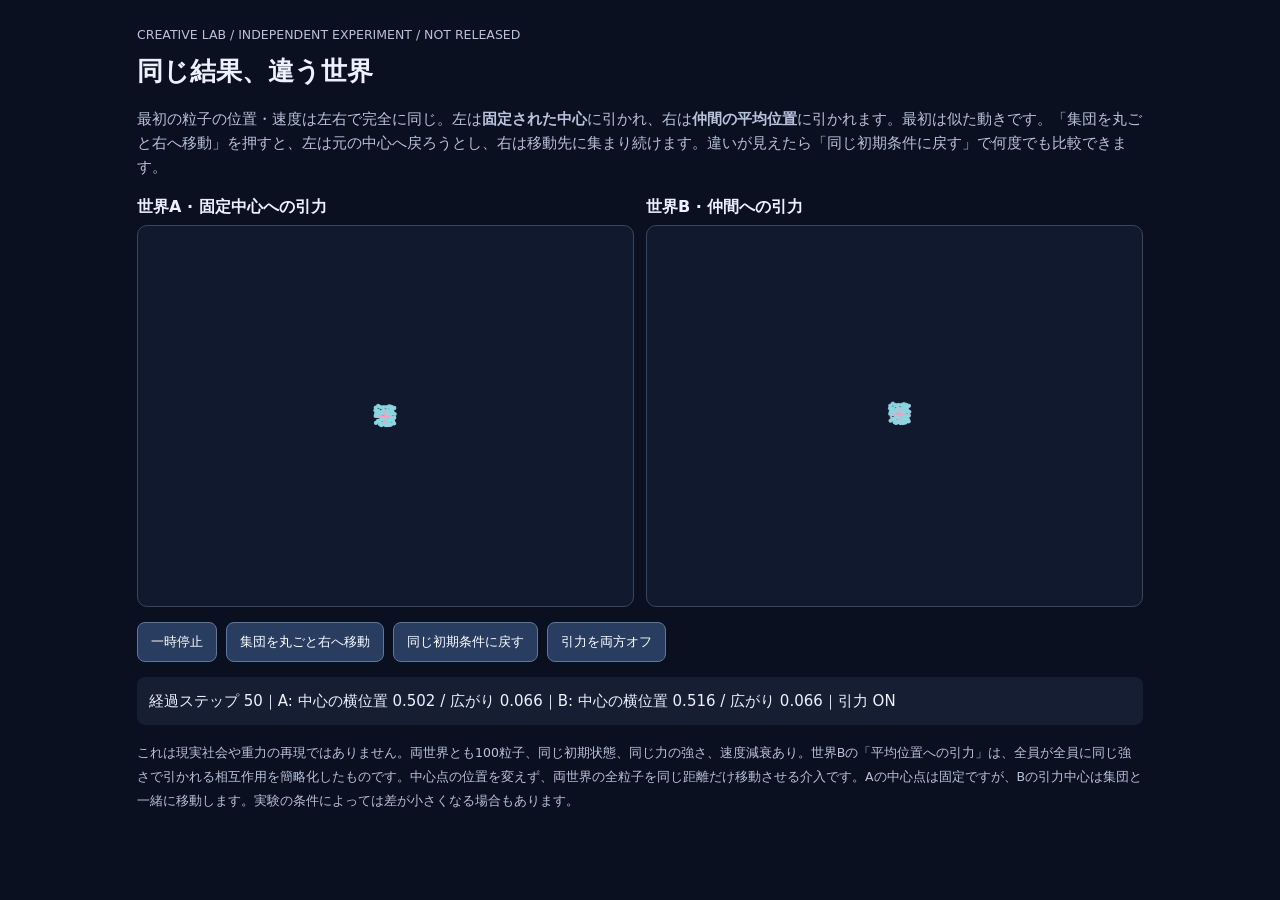
<file: experiments/same-observation.html>
<!doctype html>
<html lang="ja"><head><meta charset="utf-8"><meta name="viewport" content="width=device-width,initial-scale=1"><title>同じ結果、違う世界 | 余白の宇宙</title>
<style>*{box-sizing:border-box}body{margin:0;background:#0b1020;color:#edf1ff;font:15px/1.6 system-ui,sans-serif}main{max-width:1050px;margin:auto;padding:22px}h1{font-size:1.6rem;margin:.2em 0}p,small{color:#b7c2dc}canvas{display:block;width:100%;aspect-ratio:1.3;background:#10192d;border:1px solid #36465e;border-radius:10px}.panels{display:grid;grid-template-columns:1fr 1fr;gap:12px}.panels h2{font-size:1rem;margin:0 0 5px}.controls{display:flex;flex-wrap:wrap;gap:9px;margin:15px 0}button{padding:10px 13px;background:#293d61;border:1px solid #5d789f;color:white;border-radius:8px;cursor:pointer}button:focus-visible{outline:3px solid #9dcaff}#stats{font-variant-numeric:tabular-nums;background:#151e32;padding:12px;border-radius:8px}a{color:#a6cbff}@media(max-width:600px){.panels{grid-template-columns:1fr}canvas{aspect-ratio:1.8}}</style></head><body><main><small>CREATIVE LAB / INDEPENDENT EXPERIMENT / NOT RELEASED</small><h1>同じ結果、違う世界</h1><p>最初の粒子の位置・速度は左右で完全に同じ。左は<strong>固定された中心</strong>に引かれ、右は<strong>仲間の平均位置</strong>に引かれます。最初は似た動きです。「集団を丸ごと右へ移動」を押すと、左は元の中心へ戻ろうとし、右は移動先に集まり続けます。違いが見えたら「同じ初期条件に戻す」で何度でも比較できます。</p>
<div class="panels"><div><h2>世界A · 固定中心への引力</h2><canvas id="a" aria-label="固定中心に引かれる粒子のシミュレーション"></canvas></div><div><h2>世界B · 仲間への引力</h2><canvas id="b" aria-label="仲間の平均位置に引かれる粒子のシミュレーション"></canvas></div></div>
<div class="controls"><button id="play">一時停止</button><button id="kick">集団を丸ごと右へ移動</button><button id="reset">同じ初期条件に戻す</button><button id="quiet">引力を両方オフ</button></div><div id="stats" aria-live="polite"></div><p><small>これは現実社会や重力の再現ではありません。両世界とも100粒子、同じ初期状態、同じ力の強さ、速度減衰あり。世界Bの「平均位置への引力」は、全員が全員に同じ強さで引かれる相互作用を簡略化したものです。中心点の位置を変えず、両世界の全粒子を同じ距離だけ移動させる介入です。Aの中心点は固定ですが、Bの引力中心は集団と一緒に移動します。実験の条件によっては差が小さくなる場合もあります。</small></p></main>
<script>(()=>{'use strict';const N=100,TAU=Math.PI*2,dt=0.02,k=2.0,damp=0.994;let paused=false,force=true,step=0;const $=id=>document.getElementById(id);let seed=93851;function rnd(){seed=(seed*1664525+1013904223)>>>0;return seed/4294967296}function init(){seed=93851;const arr=Array.from({length:N},()=>{const a=rnd()*TAU,r=0.08+Math.sqrt(rnd())*.28;return{x:.5+Math.cos(a)*r,y:.5+Math.sin(a)*r,vx:(rnd()-.5)*.10,vy:(rnd()-.5)*.10}});return [arr.map(o=>({...o})),arr.map(o=>({...o}))]}let [A,B]=init();const canvases=['a','b'].map(id=>$(id));function evolve(ps,mode){let mx=.5,my=.5;if(mode==='b'){mx=ps.reduce((s,p)=>s+p.x,0)/N;my=ps.reduce((s,p)=>s+p.y,0)/N}for(const p of ps){if(force){p.vx+=(mx-p.x)*k*dt;p.vy+=(my-p.y)*k*dt}p.vx*=damp;p.vy*=damp;p.x+=p.vx*dt;p.y+=p.vy*dt}}function metrics(ps){let x=0,y=0;for(const p of ps){x+=p.x;y+=p.y}x/=N;y/=N;let s=0;for(const p of ps)s+=(p.x-x)**2+(p.y-y)**2;return{x,y,spread:Math.sqrt(s/N)}}function draw(canvas,ps,mode){const d=Math.min(devicePixelRatio||1,2),rect=canvas.getBoundingClientRect(),w=rect.width,h=rect.height;if(canvas.width!==Math.round(w*d)||canvas.height!==Math.round(h*d)){canvas.width=Math.round(w*d);canvas.height=Math.round(h*d)}const ctx=canvas.getContext('2d');ctx.setTransform(d,0,0,d,0,0);ctx.clearRect(0,0,w,h);const scale=Math.min(w,h)*.87,ox=w/2-scale*.5,oy=h/2-scale*.5;const pos=(x,y)=>[ox+x*scale,oy+y*scale];ctx.strokeStyle='#657b9d';ctx.globalAlpha=.35;ctx.beginPath();let c=pos(.5,.5);ctx.arc(c[0],c[1],5,0,TAU);ctx.stroke();ctx.globalAlpha=1;const m=metrics(ps);if(mode==='b'){const [bx,by]=pos(m.x,m.y);ctx.beginPath();ctx.arc(bx,by,9,0,TAU);ctx.strokeStyle='#f2a2c0';ctx.lineWidth=2;ctx.stroke()}for(let i=0;i<ps.length;i++){const p=ps[i],[x,y]=pos(p.x,p.y);ctx.beginPath();ctx.arc(x,y,2.1,0,TAU);ctx.fillStyle='#8dd6e0';ctx.fill()}const [cx,cy]=pos(m.x,m.y);ctx.strokeStyle='#f2a2c0';ctx.lineWidth=1.5;ctx.beginPath();ctx.moveTo(cx-7,cy);ctx.lineTo(cx+7,cy);ctx.moveTo(cx,cy-7);ctx.lineTo(cx,cy+7);ctx.stroke();return m}let last=0,acc=0;function frame(now){requestAnimationFrame(frame);const elapsed=Math.min((now-last)/1000||0,.1);last=now;if(!paused){acc+=elapsed;let n=0;while(acc>=dt&&n<8){evolve(A,'a');evolve(B,'b');step++;acc-=dt;n++}}const am=draw(canvases[0],A,'a'),bm=draw(canvases[1],B,'b');if(step%10===0||paused){$('stats').textContent='経過ステップ '+step+'｜A: 中心の横位置 '+am.x.toFixed(3)+' / 広がり '+am.spread.toFixed(3)+'｜B: 中心の横位置 '+bm.x.toFixed(3)+' / 広がり '+bm.spread.toFixed(3)+'｜引力 '+(force?'ON':'OFF')}}$('play').onclick=()=>{paused=!paused;$('play').textContent=paused?'再開':'一時停止'};$('kick').onclick=()=>{for(const ps of [A,B])for(let i=0;i<N;i++)ps[i].x+=.32};$('reset').onclick=()=>{[A,B]=init();step=0;acc=0;force=true;paused=false;$('play').textContent='一時停止';$('quiet').textContent='引力を両方オフ'};$('quiet').onclick=()=>{force=!force;$('quiet').textContent=force?'引力を両方オフ':'引力を両方オン'};requestAnimationFrame(frame)})();</script></body></html>
</file>
<file: experiments/cadet-watch/style.css>
:root{color-scheme:dark;--bg:#0b131d;--panel:#152130;--line:#304255;--ink:#ecedf2;--muted:#a7b7c8;--gold:#ecb869;--blue:#8dc8df}*{box-sizing:border-box}body{margin:0;background:radial-gradient(ellipse at 20% 0,#213244 0,transparent 55%),var(--bg);color:var(--ink);font:15px/1.75 system-ui,-apple-system,'Noto Sans JP',sans-serif}header{max-width:1220px;margin:auto;padding:22px 32px;display:flex;justify-content:space-between;border-bottom:1px solid var(--line);gap:16px}.brand{letter-spacing:.16em;color:var(--gold);font-size:17px;font-weight:800;text-decoration:none}.brand span{display:block;font-size:10px;letter-spacing:.2em;color:var(--muted)}.chapter{font-size:10px;color:var(--muted);letter-spacing:.13em}.chapter b{display:block;color:var(--ink);font-size:14px;letter-spacing:.05em}main{max-width:1220px;margin:auto;padding:28px 32px}.heading{display:flex;align-items:center;justify-content:space-between;gap:20px;margin-bottom:24px}.eyebrow{font-size:10px;letter-spacing:.18em;color:var(--gold);font-weight:700;margin:0 0 8px}h1{font-size:25px;font-weight:550;letter-spacing:.05em;margin:0}h2{font-size:20px;line-height:1.6;margin:0 0 12px}h3{font-size:17px;margin:12px 0}p{margin:0 0 16px}.duty{font-size:12px;white-space:nowrap;color:var(--muted)}.duty span{display:block;margin-left:15px;font-variant-numeric:tabular-nums;color:var(--ink)}i{display:inline-block;background:#9bceb7;width:6px;height:6px;border-radius:50%;margin-right:8px}.layout{display:grid;grid-template-columns:minmax(0,2.5fr) minmax(230px,1fr);gap:30px}.room-panel{align-self:start;border:1px solid var(--line);background:#101c2a;border-radius:14px;overflow:hidden;box-shadow:0 20px 80px #0004}.room-top,.room-bottom{display:flex;justify-content:space-between;align-items:center;padding:12px 18px;font-size:12px;color:var(--muted)}.room-top span:last-child{font-size:9px;letter-spacing:.1em}.room-bottom{font-size:11px;gap:10px;border-top:1px solid var(--line)}canvas{display:block;width:100%;aspect-ratio:12/7;image-rendering:pixelated;cursor:crosshair;outline-offset:-4px}.destinations{display:flex;gap:8px;padding:12px 14px 4px}.destinations button{flex:1;padding:10px 7px;font-size:13px}.destinations small{display:block;font-size:10px;color:var(--muted);font-weight:400}button{font:inherit;cursor:pointer;border:1px solid #43566a;background:#203247;color:var(--ink);border-radius:7px;padding:10px 16px;transition:background .15s}button:hover{background:#304a63}button:focus-visible,a:focus-visible{outline:2px solid var(--gold);outline-offset:3px}button:disabled{opacity:.45;cursor:default}.primary{background:var(--gold);color:#202331;border-color:var(--gold);font-weight:700}.primary:hover{background:#f6cd8f}.room-panel>.primary{display:block;margin:10px 14px 16px;width:calc(100% - 28px)}aside{padding-top:8px}aside>p:not(.eyebrow){color:var(--muted);font-size:13px}.crew{display:flex;align-items:center;gap:12px;border-top:1px solid var(--line);padding-top:20px;margin-top:22px}.portrait{width:38px;height:43px;display:grid;place-content:center;color:#172231;font-weight:900;background:var(--gold);border-radius:5px}.crew small{display:block;font-size:11px;color:var(--muted)}blockquote{margin:14px 0 22px;color:#d2dbe5;font-size:13px}.journal{border-top:1px solid var(--line);padding-top:16px;font-size:12px;color:var(--muted)}.entry{padding:6px 0;border-bottom:1px solid #273343}.entry span{color:var(--gold);margin-right:8px}.quiet{display:block;border:0;background:none;padding:8px 0;font-size:12px;color:var(--blue);text-align:left}.fine{font-size:10px!important;color:var(--muted);margin-top:8px}footer{display:flex;justify-content:space-between;gap:14px;margin-top:24px;color:#7f94a8;font-size:10px}a{color:var(--blue)}dialog{background:#152130;color:var(--ink);border:1px solid #536477;border-radius:14px;padding:0;width:min(880px,calc(100% - 24px));max-height:92dvh;box-shadow:0 30px 120px #000a}dialog::backdrop{background:#020912cf;backdrop-filter:blur(4px)}.dialog-top{position:sticky;top:0;z-index:2;display:flex;align-items:center;justify-content:space-between;background:#1c2d40;border-bottom:1px solid var(--line);padding:10px 22px;font-size:10px;letter-spacing:.15em;color:var(--gold)}.dialog-top button{padding:2px 10px;background:none;border:0;color:var(--muted);font-size:20px}#dialogBody{padding:26px}.talk{max-width:620px;margin:auto}.talk p{color:#c8d4e0}.actions{display:flex;gap:10px;flex-wrap:wrap;margin-top:20px}.terminal-head{display:flex;justify-content:space-between;gap:20px}.badge{font-size:11px;color:var(--blue)}.metrics{display:grid;grid-template-columns:repeat(4,1fr);gap:10px;margin:18px 0}.metric{border:1px solid var(--line);border-radius:8px;padding:12px;background:#101c29}.metric label{font-size:11px;display:block;color:var(--muted)}.metric strong{font-size:24px;font-weight:500;font-variant-numeric:tabular-nums}.metric small{font-size:11px;color:var(--muted)}.bar{height:4px;background:#304153;border-radius:2px;margin-top:9px;overflow:hidden}.bar span{display:block;height:100%;background:var(--blue)}.warn strong{color:#ffb387}.warn .bar span{background:#f5a779}.instruments{display:grid;grid-template-columns:1.1fr 1fr;gap:18px;margin-bottom:18px}.schematic{background:#0c1724;border-radius:8px;border:1px solid var(--line);padding:14px}.schematic svg{display:block;width:100%;height:auto}.schematic p{font-size:11px;color:var(--muted);margin:8px 0 0}.controls{padding:4px 0}.controls p{font-size:12px;color:var(--muted)}.segments{display:flex;gap:5px;margin:8px 0 16px}.segments button{flex:1;font-size:12px;padding:9px 3px}.segments button[aria-pressed=true]{border-color:var(--gold);background:#4c4033;color:#ffe0aa}.switch{display:flex;align-items:center;gap:10px;font-size:13px;margin:10px 0}.switch input{width:20px;height:20px;accent-color:var(--gold)}.status{padding:12px 16px;background:#21374a;border-left:3px solid var(--blue);font-size:13px;margin:12px 0}.status.alert{border-color:var(--gold);background:#40372c}.bottom-actions{display:flex;align-items:center;gap:12px;flex-wrap:wrap}.bottom-actions small{color:var(--muted);font-size:11px}details{font-size:12px;color:var(--muted);margin-top:16px}summary{cursor:pointer;color:var(--blue);padding:5px 0}ul{padding-left:20px}.planet-view{height:180px;background:radial-gradient(circle at 48% 74%,#6aabbd 0,#356788 28%,#12314d 33%,#091724 34%);border-radius:8px;margin-bottom:20px;position:relative;overflow:hidden}.planet-view:after{content:'';position:absolute;width:80%;height:20%;background:#bddcdb55;left:25%;top:60%;transform:rotate(-24deg);filter:blur(15px)}.result{padding:16px;border:1px solid var(--line);border-radius:8px;margin:15px 0}.timeline{width:100%;height:auto;background:#0d1926;border-radius:6px}.subtext{color:var(--muted);font-size:12px}.welcome{padding:10px 0}.welcome h2{font-size:28px}.welcome .eyebrow{margin-bottom:20px}
@media(max-width:800px){header{padding:16px 18px}main{padding:22px 16px}.heading{align-items:start}h1{font-size:20px}.layout{grid-template-columns:1fr;gap:20px}aside{padding:16px;border:1px solid var(--line);border-radius:10px}.crew{margin-top:12px}footer{flex-direction:column;gap:5px}.room-bottom{font-size:10px}.room-top{padding:10px 14px}#dialogBody{padding:20px}.instruments{grid-template-columns:1fr}.metrics{gap:6px}.metric{padding:8px}.metric strong{font-size:20px}.terminal-head{gap:8px}.duty{font-size:10px}.room-top span:last-child{font-size:8px}}@media(prefers-reduced-motion:reduce){*{transition:none!important}}
</file>
